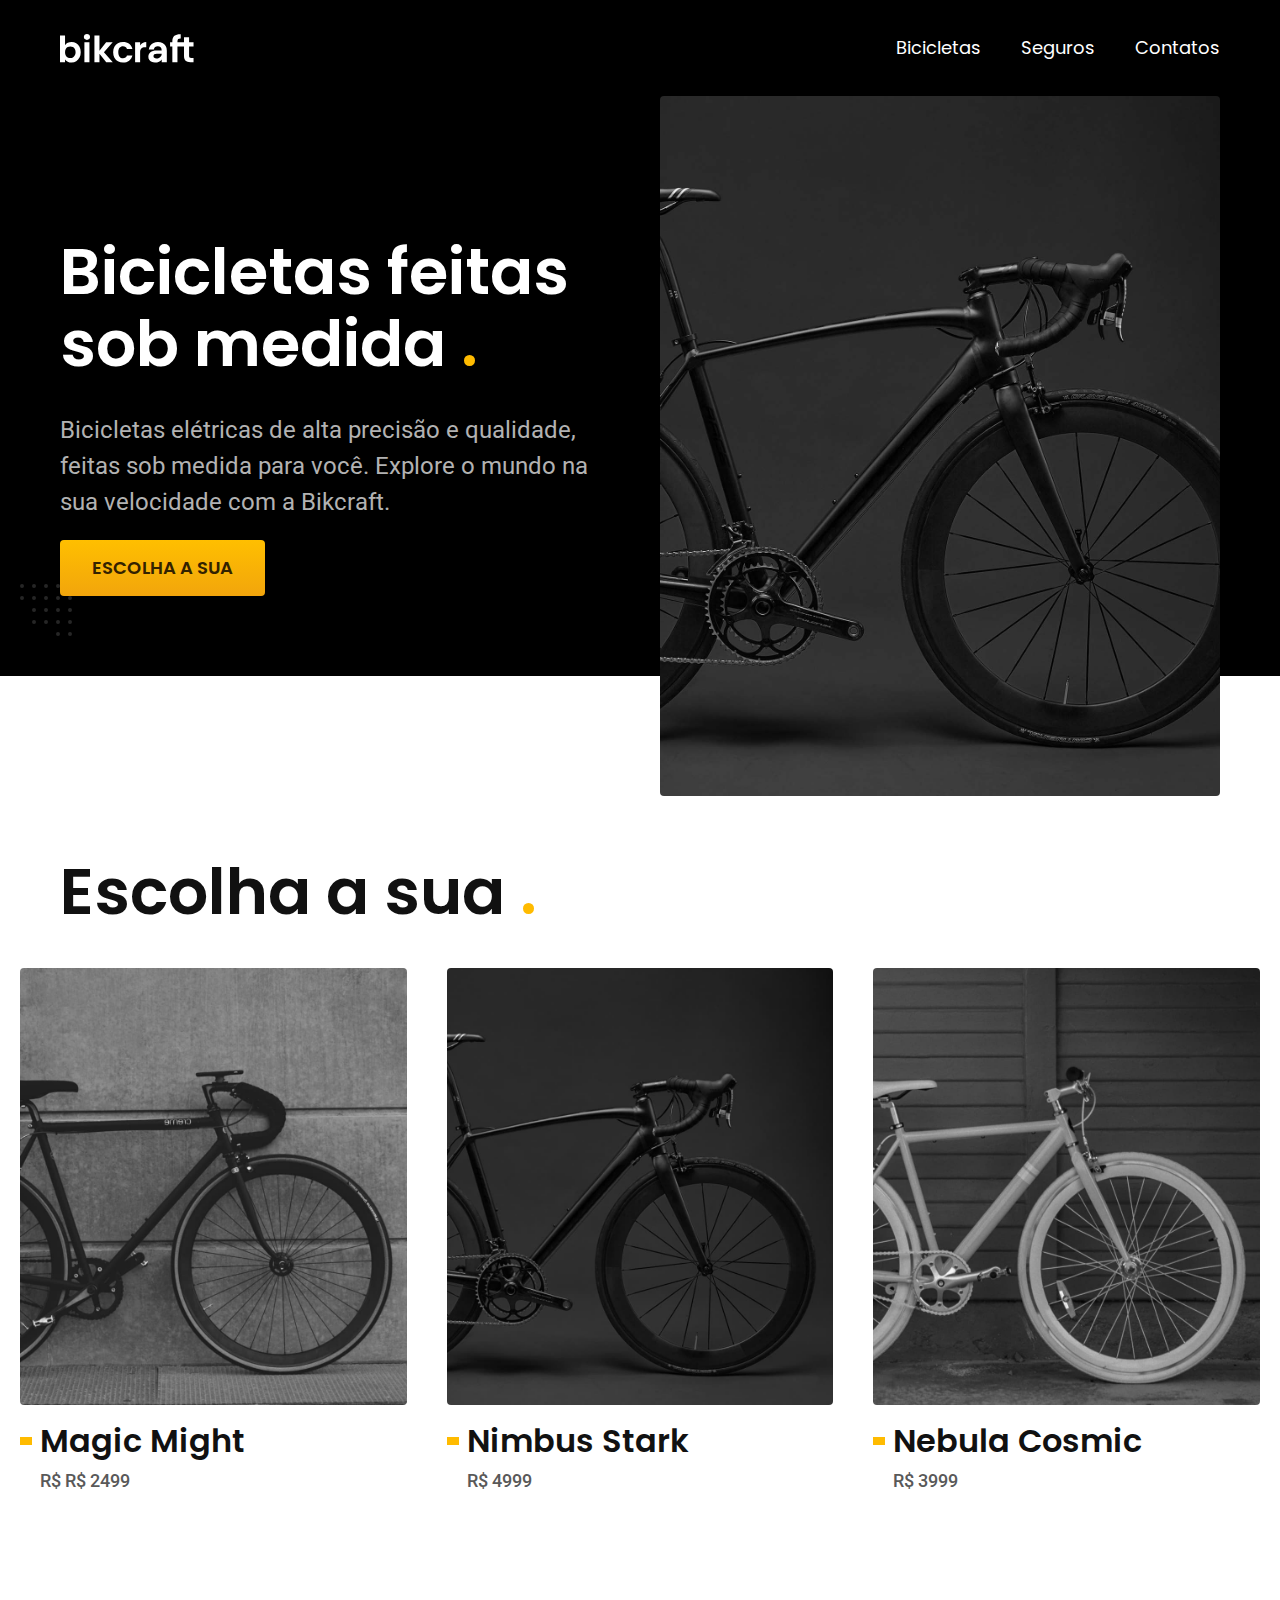
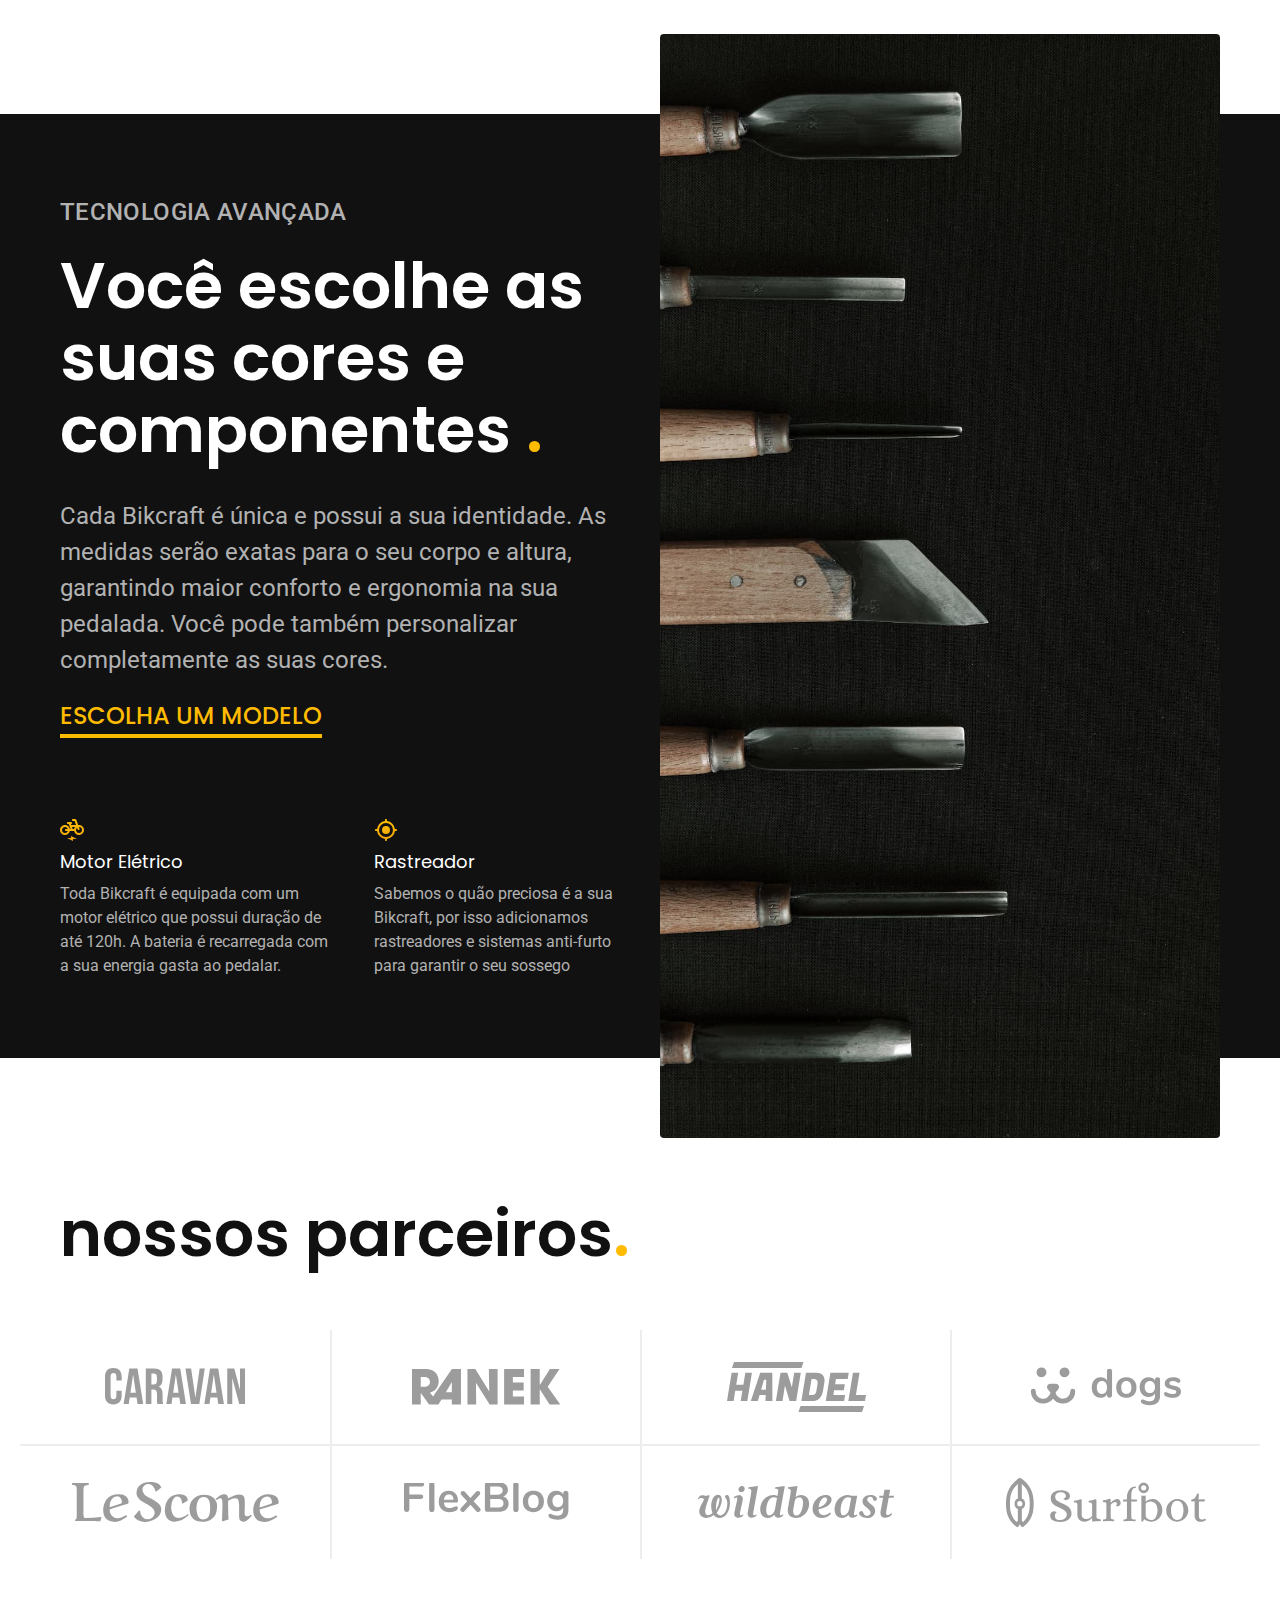
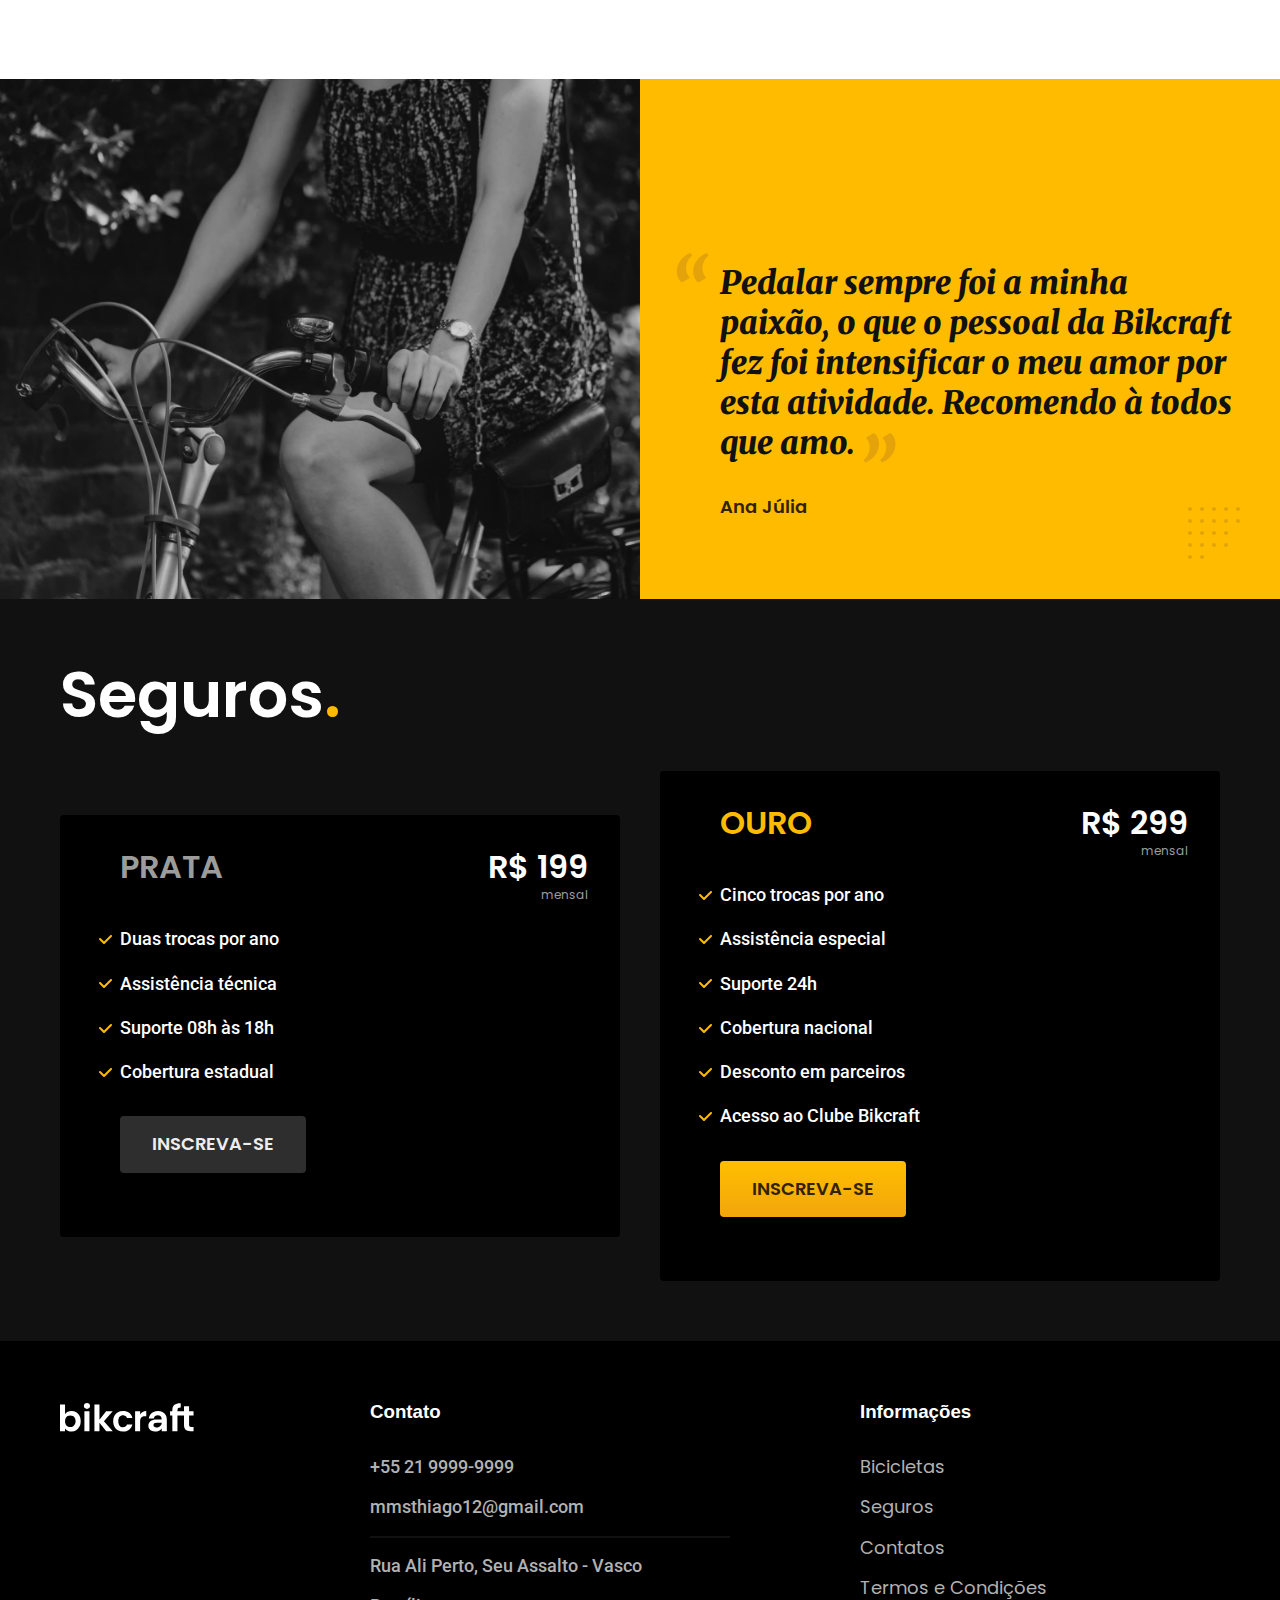
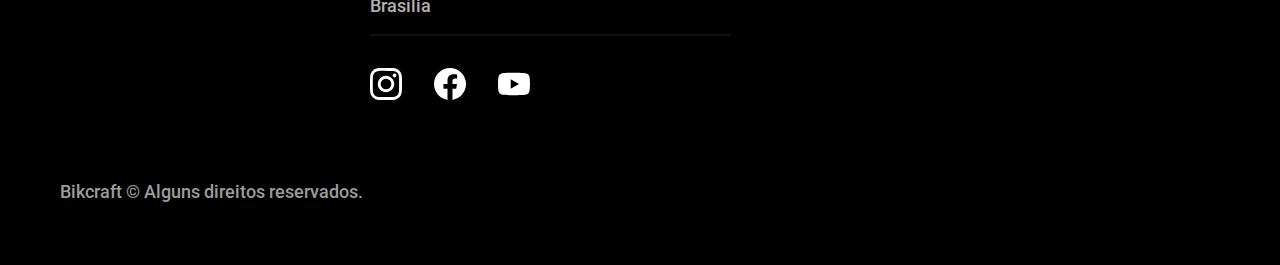
<file: index.html>
<!DOCTYPE html>

<!DOCTYPE html>
<html lang="en">

<head>
  <meta charset="UTF-8">
  <meta name="viewport" content="width=device-width, initial-scale=1.0">
  <title>Bickraft - Bicicletas Elétricas</title>
  <meta name="description" content="Bicicletas elétricas de alta precisão e qualidade, feitas sob medida para você. Explore o mundo na sua velocidade com a Bikcraft.">
  <link rel="stylesheet" href="./css/style.css">
  <link rel="preconnect" href="https://fonts.googleapis.com">
  <link rel="preconnect" href="https://fonts.gstatic.com" crossorigin>
  <link rel="preconnect" href="https://fonts.googleapis.com">
  <link rel="preconnect" href="https://fonts.gstatic.com" crossorigin>
  <link href="https://fonts.googleapis.com/css2?family=Merriweather:ital,wght@1,900&family=Poppins:wght@400;600&family=Roboto:wght@400;500&display=swap" rel="stylesheet" </head>

<body>
  <header class="header-bg">
    <div class="header container">
      <a href="./"><img src="./img/bikcraft.svg" alt="Bikcraft"></a>
      <nav arial-label="primaria">
        <ul class="header-menu font-1-m cor-0">
          <li><a href="./bicicletas.html">Bicicletas</a></li>
          <li><a href="./seguros.html">Seguros</a></li>
          <li><a href="./contato.html">Contatos</a></li>
        </ul>
    </div>
  </header>

  <main class="introducao-bg">
    <div class="introducao container">
      <div class="introducao-conteudo">
        <h1 class="font-1-xxl cor-0">Bicicletas feitas sob medida <span class="cor-p1">.</span></h1>
        <p class="font-2-l cor-5">Bicicletas elétricas de alta precisão e qualidade, feitas sob medida para você. Explore o mundo na sua velocidade com a Bikcraft.</p>
        <a class="botao" href="./bicicletas.html">Escolha a sua </a>
      </div>
      <div>
        <img src="./img/fotos/introducao.jpg" alt="Bicicleta elétrica preta.">
      </div>
    </div>

  </main>

  <article class="bicicletas-lista">
    <h2 class=" container font-1-xxl">Escolha a sua <span class="cor-p1">.</span></h2>

    <ul>
      <li>
        <a href="./bicicletas/nimbus.html">
          <img src="./img/bicicletas/magic-home.jpg" alt="Bicicleta preta">
          <h3 class="font-1-xl">Magic Might</h3>
          <span class="font-2-m cor-8">R$ R$ 2499</span>
        </a>
      </li>

      <li>
        <a href="./bicicletas/nimbus.html">
          <img src="./img/bicicletas/nimbus-home.jpg" alt="Bicicleta preta">
          <h3 class="font-1-xl">Nimbus Stark</h3>
          <span class="font-2-m cor-8">R$ 4999</span>
        </a>
      </li>

      <li>
        <a href="./bicicletas/nebula.html">
          <img src="./img/bicicletas/nebula-home.jpg" alt="Bicicleta preta">
          <h3 class="font-1-xl">Nebula Cosmic</h3>
          <span class="font-2-m cor-8">R$ 3999</span>
        </a>
      </li>
    </ul>
  </article>

  <article class="tecnologia-bg">
    <div class="tecnologia container">
      <div class="tecnologia-conteudo">
        <span class="font-2-l-b cor-5">Tecnologia Avançada</span>
        <h2 class="font-1-xxl cor-0">Você escolhe as suas cores e componentes <span class="cor-p1">.</span></h2>
        <p class="font-2-l cor-5">Cada Bikcraft é única e possui a sua identidade. As medidas serão exatas para o seu corpo e altura, garantindo maior conforto e ergonomia na sua pedalada. Você pode também personalizar completamente as suas cores.</p>
        <a class="link" href="./bicicletas.html">Escolha um modelo</a>
        <div class="tecnologia-vantagens">
          <div>
            <img src="./img/icones/eletrica.svg" alt="">
            <h3 class="font-1-m cor-0">Motor Elétrico</h3>
            <p class="font-2-s cor-5">Toda Bikcraft é equipada com um motor elétrico que possui duração de até 120h. A bateria é recarregada com a sua energia gasta ao pedalar.</p>
          </div>
          <div>
            <img src="./img/icones/rastreador.svg" alt="">
            <h3 class="font-1-m cor-0">Rastreador</h3>
            <p class="font-2-s cor-5">Sabemos o quão preciosa é a sua Bikcraft, por isso adicionamos rastreadores e sistemas anti-furto para garantir o seu sossego</p>
          </div>
        </div>


      </div>

      <div class="tecnologia-imagem">
        <img src="./img/fotos/tecnologia.jpg" alt="">
      </div>
    </div>
  </article>

  <section class="parceiros" aria-label="Nossos Parceiros">
    <h2 class=" container font-1-xxl">nossos parceiros<span class="cor-p1">.</span></h2>
    <ul>
      <li><img src="./img/parceiros/caravan.svg" alt="caravan"></li>
      <li><img src="./img/parceiros/ranek.svg" alt="ranekd"></li>
      <li><img src="./img/parceiros/handel.svg" alt="handel"></li>
      <li><img src="./img/parceiros/dogs.svg" alt="dogs"></li>
      <li><img src="./img/parceiros/lescone.svg" alt="lescone"></li>
      <li><img src="./img/parceiros/flexblog.svg" alt="flexblog"></li>
      <li><img src="./img/parceiros/wildbeast.svg" alt="wildbeast.svg"></li>
      <li><img src="./img/parceiros/surfbot.svg" alt="surfbot.svg"></li>
    </ul>
  </section>

  <section class="depoimento" aria-label="Depoimento">
    <div>
      <img src="./img/fotos/depoimento.jpg" alt="Pessoa pealando uma bicicleta Bikcraf">
    </div>
    <div class="depoimento-conteudo">
      <blockquote class="font-1-xl" cor-p5>
        <p>Pedalar sempre foi a minha paixão, o que o pessoal da Bikcraft fez foi intensificar o meu amor por esta atividade. Recomendo à todos que amo.</p>
      </blockquote>
      <span class="font-1-m-b cor-p5">Ana Júlia</span>
    </div>
  </section>

  <article class="seguros-bg">
    <div class="seguros container">
      <h2 class=" font-1-xxl cor-0">Seguros<span class="cor-p1">.</span></h2>
      <div class="seguros-item">
        <h3 class="font-1-xl cor-6">PRATA</h3>
        <span class="font-1-xl cor-0">R$ 199 <span class="font-1-xs cor-6">mensal</span></span>
        <ul class="font-2-m cor-0">
          <li>Duas trocas por ano</li>
          <li>Assistência técnica</li>
          <li>Suporte 08h às 18h</li>
          <li>Cobertura estadual</li>
        </ul>
        <a class="botao secundario" href="./orcamento.html">Inscreva-se</a>
      </div>

      <div class="seguros-item">
        <h3 class="font-1-xl cor-p1">OURO</h3>
        <span class="font-1-xl cor-0">R$ 299 <span class="font-1-xs cor-6">mensal</span></span>
        <ul class="font-2-m cor-0">
          <li>Cinco trocas por ano</li>
          <li>Assistência especial</li>
          <li>Suporte 24h</li>
          <li>Cobertura nacional</li>
          <li>Desconto em parceiros</li>
          <li>Acesso ao Clube Bikcraft</li>
        </ul>
        <a class="botao" href="./orcamento.html">Inscreva-se</a>
      </div>
    </div>
  </article>

  <footer class="footer-bg">
    <div class="footer container">
      <img src="./img/bikcraft.svg" alt="Bikcraft">
      <div class="footer-contato">
        <h3 class="font 2-l-b cor-0"> Contato </h3>
        <ul class="font-2-m cor-5">
          <li><a href="tel:+552199999999">+55 21 9999-9999</a></li>
          <li><a href="mailto:mmsthiago12@gmail.com">mmsthiago12@gmail.com</a></li>
          <li>Rua Ali Perto, Seu Assalto - Vasco</li>
          <li>Brasília</li>
        </ul>

        <div class="footer-redes">
          <a href="">
            <img src="img/redes/instagram.svg" alt="Instagram">
          </a>
          <a href="">
            <img src="img/redes/facebook.svg" alt="Facebook">
          </a>
          <a href="">
            <img src="img/redes/youtube.svg" alt="Youtube">
          </a>
        </div>
      </div>
      <div class="footer-informacoes">
        <h3 class="font 2-l-b cor-0">Informações</h3>
        <nav>
          <ul class="font-1-m cor-5">
            <li><a href="./bicicletas.html">Bicicletas</a></li>
            <li><a href="./seguros.html">Seguros</a></li>
            <li><a href="./contato.html">Contatos</a></li>
            <li><a href="./termos.html">Termos e Condições</a></li>
          </ul>
        </nav>
      </div>
      <p class="footer-copy font-2-m cor-6">Bikcraft © Alguns direitos reservados.</p>

    </div>

  </footer>


</body>

</html>
</file>
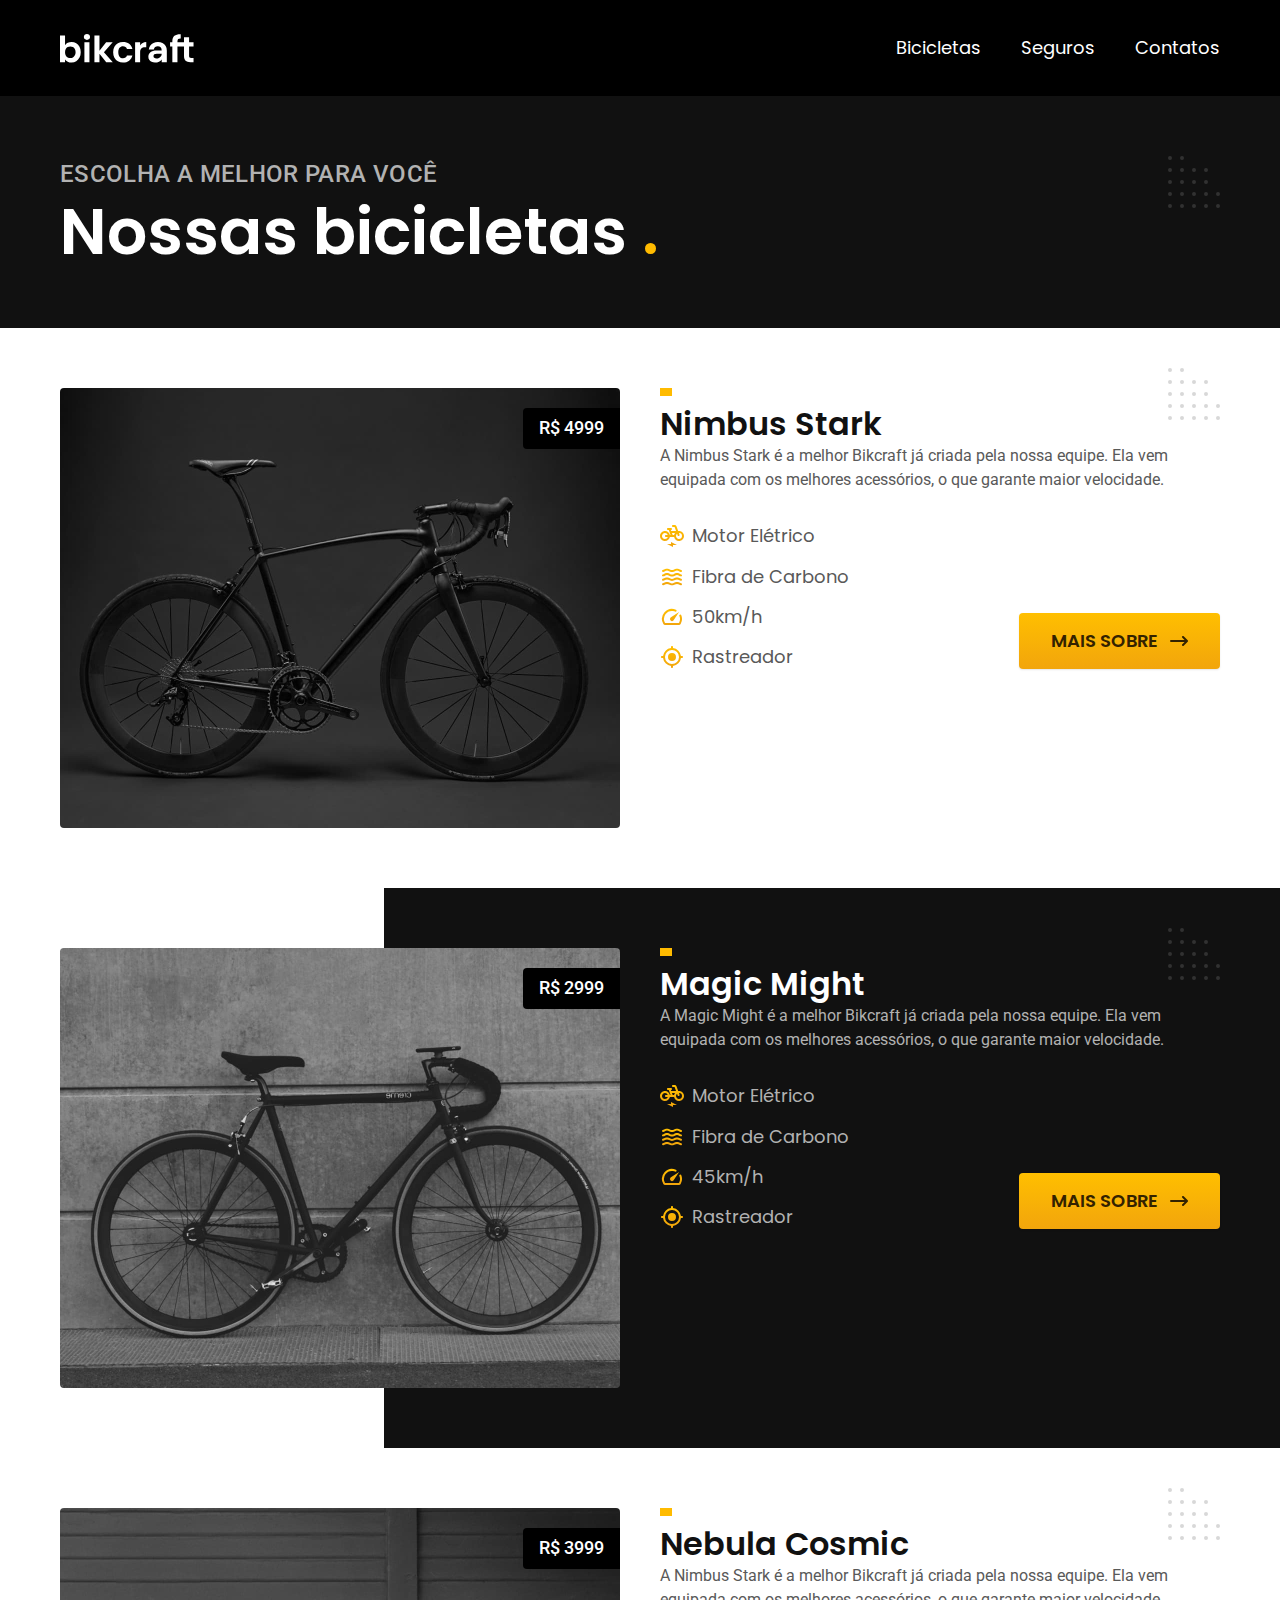
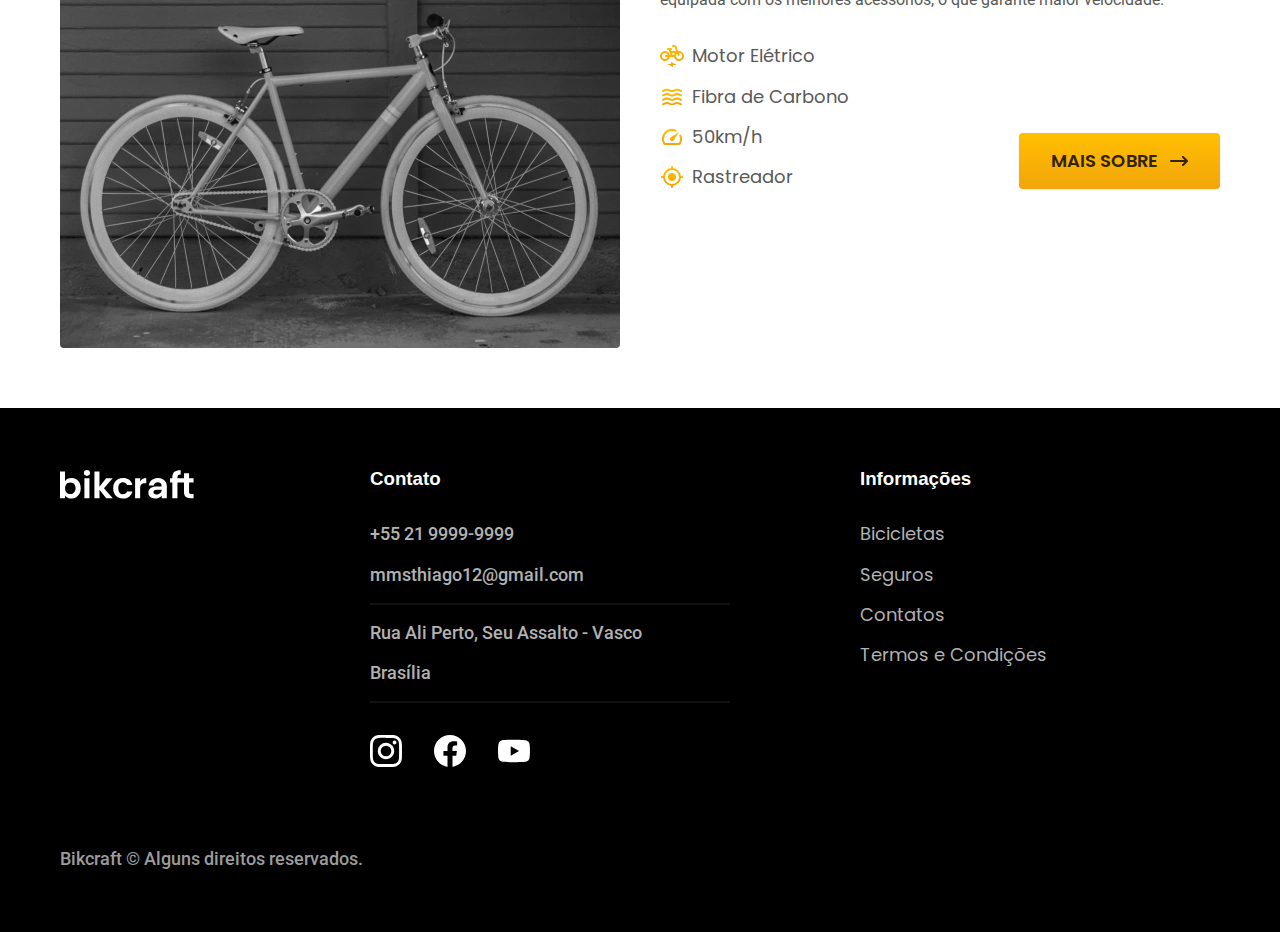
<file: bicicletas.html>
<!DOCTYPE html>

<!DOCTYPE html>
<html lang="en">

<head>
  <meta charset="UTF-8">
  <meta name="viewport" content="width=device-width, initial-scale=1.0">
  <title>Bicicletas / Bikcraft</title>
  <meta name="description" content="Termos e Condições">
  <link rel="stylesheet" href="./css/style.css">
  <link rel="preconnect" href="https://fonts.googleapis.com">
  <link rel="preconnect" href="https://fonts.gstatic.com" crossorigin>
  <link rel="preconnect" href="https://fonts.googleapis.com">
  <link rel="preconnect" href="https://fonts.gstatic.com" crossorigin>
  <link href="https://fonts.googleapis.com/css2?family=Merriweather:ital,wght@1,900&family=Poppins:wght@400;600&family=Roboto:wght@400;500&display=swap" rel="stylesheet" </head>

<body id="bicicletas">
  <header class="header-bg">
    <div class="header container">
      <a href="./"><img src="./img/bikcraft.svg" alt="Bikcraft"></a>
      <nav arial-label="primaria">
        <ul class="header-menu font-1-m cor-0">
          <li><a href="./bicicletas.html">Bicicletas</a></li>
          <li><a href="./seguros.html">Seguros</a></li>
          <li><a href="./contato.html">Contatos</a></li>
        </ul>
    </div>
  </header>

  <main>
    <div class="titulo-bg">
      <div class="titulo container">
        <p class="font-2-l-b cor-5">Escolha a melhor para você</p>
        <h1 class="font-1-xxl cor-0">Nossas bicicletas <span class="cor-p1">.</span></h1>
      </div>
    </div>
    <div class="bicicletas container">
      <div class="bicicletas-imagem">
        <img src="./img/bicicleta/nimbus1.jpg" alt="Bicicleta preta">
        <span class="font-2-m cor-0">R$ 4999</span>
      </div>
      <div class="bicicletas-conteudo">
        <h2 class="font-1-xl">Nimbus Stark</h2>
        <p class="font-2-s cor-8">A Nimbus Stark é a melhor Bikcraft já criada pela nossa equipe. Ela vem equipada com os melhores acessórios, o que garante maior velocidade.</p>
        <ul class="font-1-m cor-8">
          <li>
            <img src="img/icones/eletrica.svg" alt="">
            Motor Elétrico
          </li>
          <li>
            <img src="img/icones/carbono.svg" alt="">
            Fibra de Carbono
          </li>
          <li>
            <img src="img/icones/velocidade.svg" alt="">
            50km/h
          </li>
          <li>
            <img src="img/icones/rastreador.svg" alt="">
            Rastreador
          </li>
        </ul>
        <a class="botao seta" href="./bicicletas/nimbus.html">Mais Sobre</a>
      </div>

    </div>
    <div class="bicicletas-bg">
      <div class="bicicletas container">
        <div class="bicicletas-imagem">
          <img src="./img/bicicleta/nimbus2.jpg" alt="Bicicleta preta">
          <span class="font-2-m cor-0">R$ 2999</span>
        </div>
        <div class="bicicletas-conteudo">
          <h2 class="font-1-xl cor-0">Magic Might</h2>
          <p class="font-2-s cor-5">A Magic Might é a melhor Bikcraft já criada pela nossa equipe. Ela vem equipada com os melhores acessórios, o que garante maior velocidade.</p>
          <ul class="font-1-m cor-5">
            <li>
              <img src="img/icones/eletrica.svg" alt="">
              Motor Elétrico
            </li>
            <li>
              <img src="img/icones/carbono.svg" alt="">
              Fibra de Carbono
            </li>
            <li>
              <img src="img/icones/velocidade.svg" alt="">
              45km/h
            </li>
            <li>
              <img src="img/icones/rastreador.svg" alt="">
              Rastreador
            </li>
          </ul>
          <a class="botao seta" href="./bicicletas/magic.html">Mais Sobre</a>
        </div>

      </div>
    </div>

    <div class="bicicletas container">
      <div class="bicicletas-imagem">
        <img src="./img/bicicleta/nimbus3.jpg" alt="Bicicleta preta">
        <span class="font-2-m cor-0">R$ 3999</span>
      </div>
      <div class="bicicletas-conteudo">
        <h2 class="font-1-xl">Nebula Cosmic</h2>
        <p class="font-2-s cor-8">A Nimbus Stark é a melhor Bikcraft já criada pela nossa equipe. Ela vem equipada com os melhores acessórios, o que garante maior velocidade.</p>
        <ul class="font-1-m cor-8">
          <li>
            <img src="img/icones/eletrica.svg" alt="">
            Motor Elétrico
          </li>
          <li>
            <img src="img/icones/carbono.svg" alt="">
            Fibra de Carbono
          </li>
          <li>
            <img src="img/icones/velocidade.svg" alt="">
            50km/h
          </li>
          <li>
            <img src="img/icones/rastreador.svg" alt="">
            Rastreador
          </li>
        </ul>
        <a class="botao seta" href="./bicicletas/nebula.html">Mais Sobre</a>
      </div>

    </div>
  </main>

  <footer class="footer-bg">
    <div class="footer container">
      <img src="./img/bikcraft.svg" alt="Bikcraft">
      <div class="footer-contato">
        <h3 class="font 2-l-b cor-0"> Contato </h3>
        <ul class="font-2-m cor-5">
          <li><a href="tel:+552199999999">+55 21 9999-9999</a></li>
          <li><a href="mailto:mmsthiago12@gmail.com">mmsthiago12@gmail.com</a></li>
          <li>Rua Ali Perto, Seu Assalto - Vasco</li>
          <li>Brasília</li>
        </ul>

        <div class="footer-redes">
          <a href="">
            <img src="img/redes/instagram.svg" alt="Instagram">
          </a>
          <a href="">
            <img src="img/redes/facebook.svg" alt="Facebook">
          </a>
          <a href="">
            <img src="img/redes/youtube.svg" alt="Youtube">
          </a>
        </div>
      </div>
      <div class="footer-informacoes">
        <h3 class="font 2-l-b cor-0">Informações</h3>
        <nav>
          <ul class="font-1-m cor-5">
            <li><a href="./bicicletas.html">Bicicletas</a></li>
            <li><a href="./seguros.html">Seguros</a></li>
            <li><a href="./contato.html">Contatos</a></li>
            <li><a href="./termos.html">Termos e Condições</a></li>
          </ul>
        </nav>
      </div>
      <p class="footer-copy font-2-m cor-6">Bikcraft © Alguns direitos reservados.</p>

    </div>

  </footer>


</body>

</html>
</file>
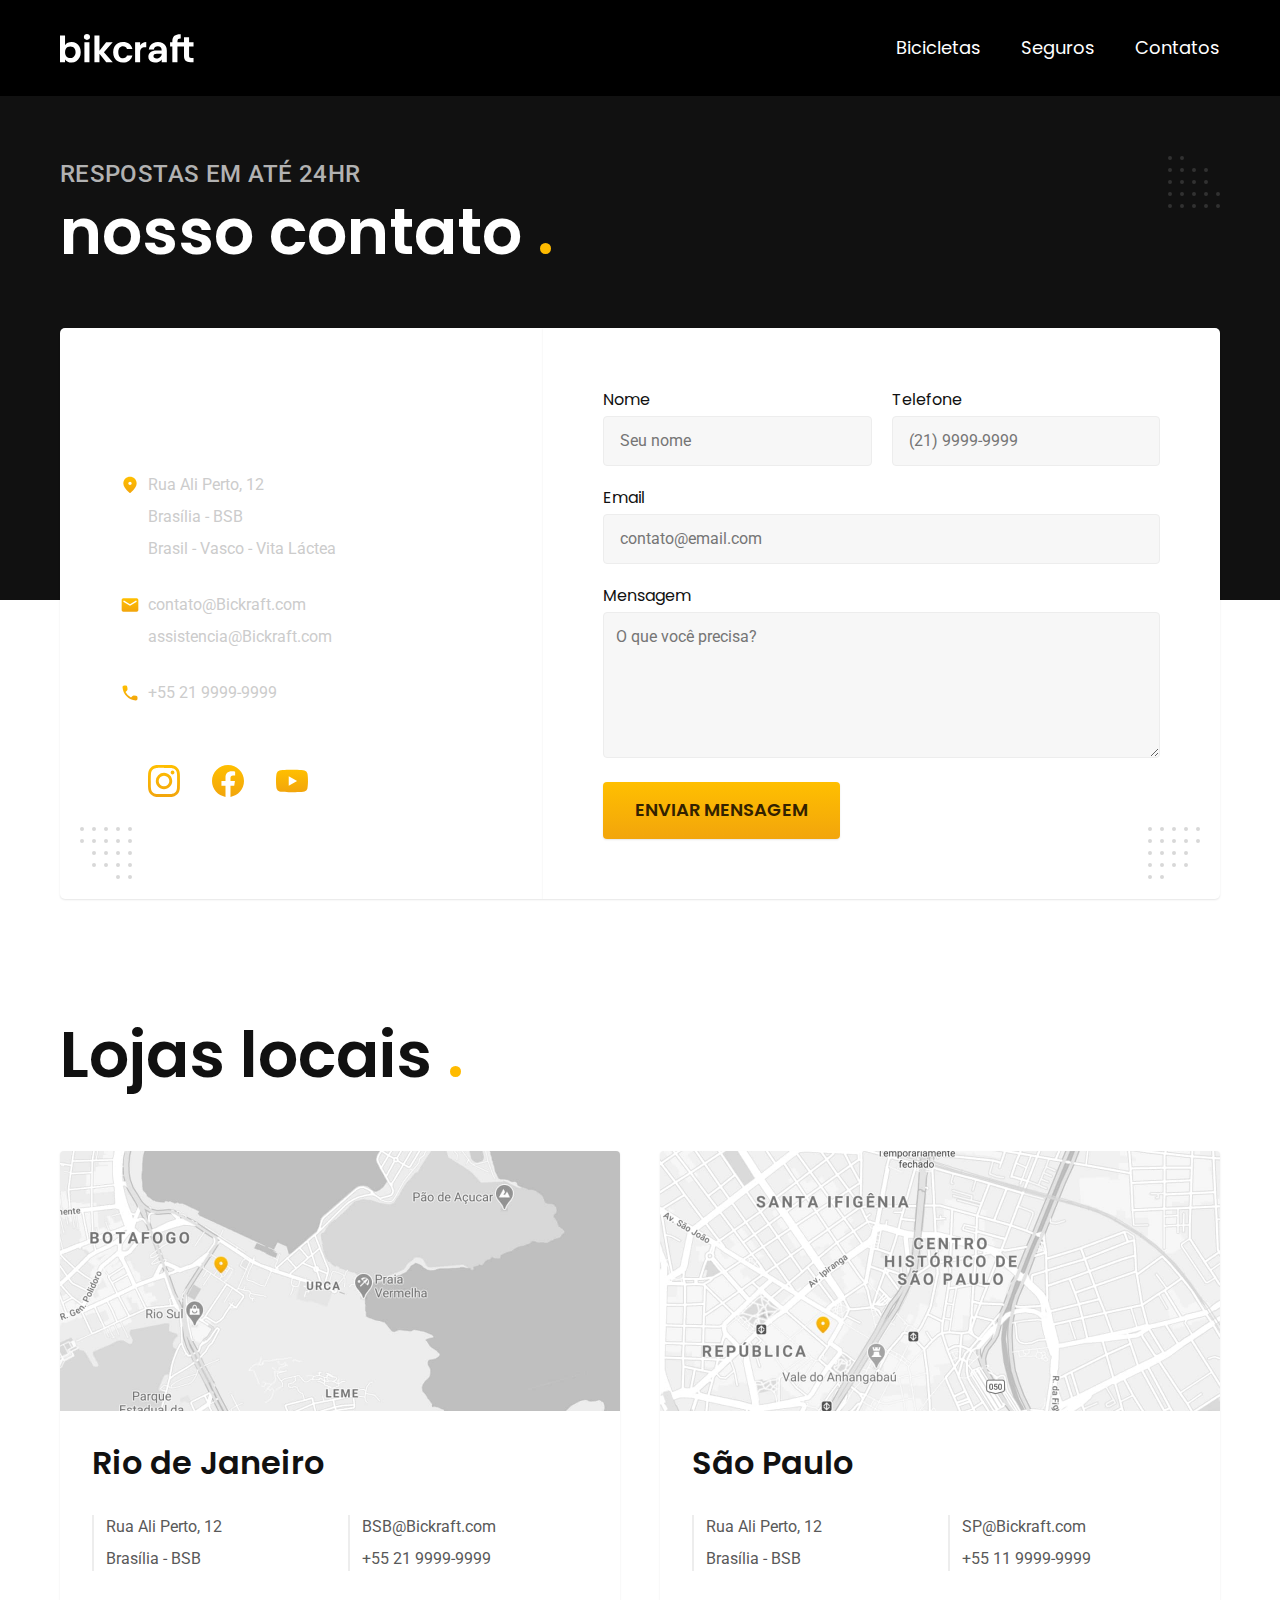
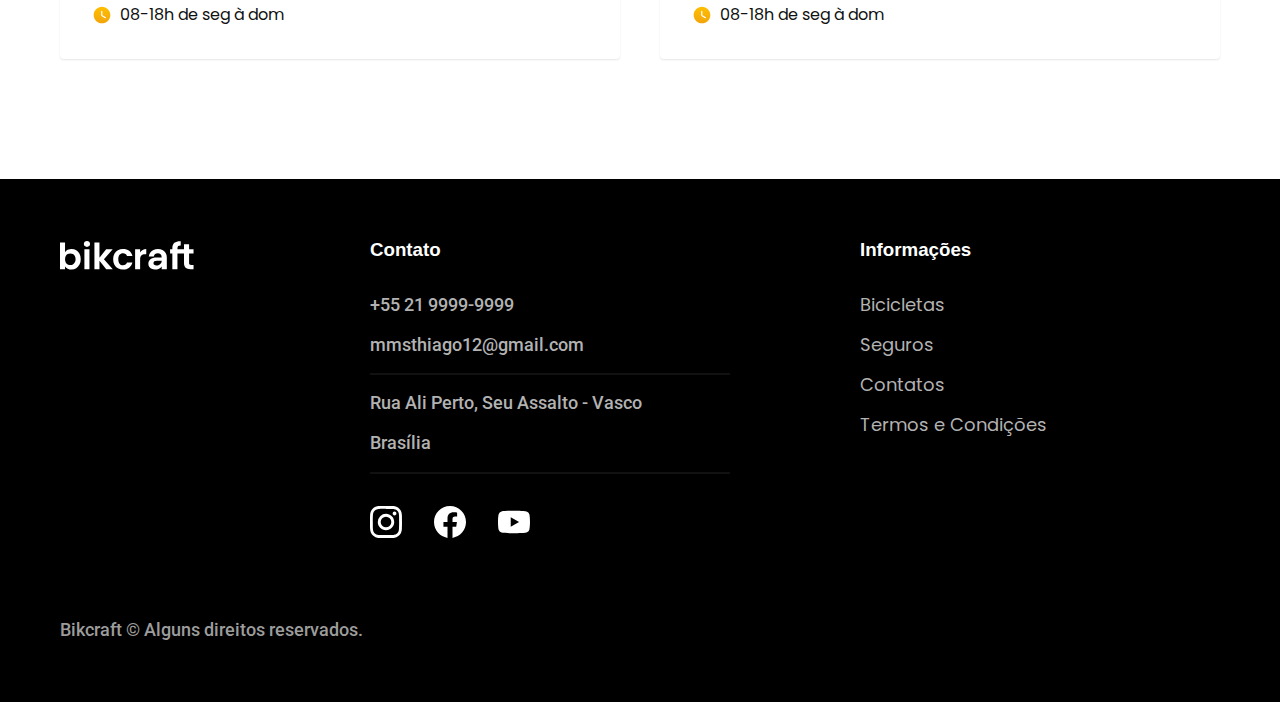
<file: contato.html>
<!DOCTYPE html>

<!DOCTYPE html>
<html lang="en">

<head>
  <meta charset="UTF-8">
  <meta name="viewport" content="width=device-width, initial-scale=1.0">
  <title>Contato / Bikcraft</title>
  <meta name="description" content="Termos e Condições">
  <link rel="stylesheet" href="./css/style.css">
  <link rel="preconnect" href="https://fonts.googleapis.com">
  <link rel="preconnect" href="https://fonts.gstatic.com" crossorigin>
  <link rel="preconnect" href="https://fonts.googleapis.com">
  <link rel="preconnect" href="https://fonts.gstatic.com" crossorigin>
  <link href="https://fonts.googleapis.com/css2?family=Merriweather:ital,wght@1,900&family=Poppins:wght@400;600&family=Roboto:wght@400;500&display=swap" rel="stylesheet" </head>

<body id="contato">
  <header class="header-bg">
    <div class="header container">
      <a href="./"><img src="./img/bikcraft.svg" alt="Bikcraft"></a>
      <nav arial-label="primaria">
        <ul class="header-menu font-1-m cor-0">
          <li><a href="./bicicletas.html">Bicicletas</a></li>
          <li><a href="./seguros.html">Seguros</a></li>
          <li><a href="./contato.html">Contatos</a></li>
        </ul>
    </div>
  </header>

  <main>
    <div class="titulo-bg">
      <div class="titulo container">
        <p class="font-2-l-b cor-5">Respostas em até 24hr</p>
        <h1 class="font-1-xxl cor-0">nosso contato <span class="cor-p1">.</span></h1>
      </div>
    </div>

    <div class="contato container">
      <section class="contato-dados" aria-label="Endereço">
        <h2 class="font-1-m cor-0">Loja Online</h2>
        <div class="contato-endereco font-2-s cor-4">
          <p>Rua Ali Perto, 12</p>
          <p>Brasília - BSB</p>
          <p>Brasil - Vasco - Vita Láctea</p>
        </div>
        <address class="contato-meios font-2-s cor-4">
          <a href="mailto:contato@Bickraft.com">contato@Bickraft.com</a>
          <a href="mailto:assistencia@Bickraft.com">assistencia@Bickraft.com</a>
          <a href="tel:+552199999999">+55 21 9999-9999</a>
        </address>
        <div class="contato-redes">
          <a href="">
            <img src="img/redes/instagram-p.svg" alt="Instagram">
          </a>
          <a href="">
            <img src="img/redes/facebook-p.svg" alt="Facebook">
          </a>
          <a href="">
            <img src="img/redes/youtube-p.svg" alt="Youtube">
          </a>
        </div>
      </section>
      <section class="contato-formulario" aria-label="Formulário">
        <form class="form" action="./contato.html">
          <div>
            <label for="nome">Nome</label>
            <input type="text" id="nome" name="nome" placeholder=" Seu nome">
          </div>
          <div>
            <label for="telefone">Telefone</label>
            <input type="text" id="telefone" name="telefone" placeholder=" (21) 9999-9999">
          </div>

          <div class="col-2">
            <label for="email">Email</label>
            <input type="email" id="email" name="email" placeholder=" contato@email.com">
          </div>

          <div class="col-2">
            <label for="mensagem">Mensagem</label>
            <textarea rows="5" id="mensagem" name="mensagem" placeholder="O que você precisa?"></textarea>
          </div>

          <button class="botao col-2">Enviar Mensagem</button>



        </form>
      </section>
    </div>
  </main>

  <article class="lojas container">
    <h2 class="font-1-xxl">Lojas locais <span class="cor-p1">.</span></h2>
    <div class="lojas-item">
      <img src="./img/lojas/rj.jpg" alt="Mapa marcando o endereço Ali Perto, 12 - Brasília - BSB">
      <div class="lojas-conteudo">
        <h3 class="font-1-xl">Rio de Janeiro </h3>
        <div class="lojas-dados font-2-s cor-8">
          <p>Rua Ali Perto, 12</p>
          <p>Brasília - BSB</p>
        </div>

        <div class="lojas-dados font-2-s cor-8">
          <a href="mailto:rj@Bickraft.com">BSB@Bickraft.com</a>
          <a href="tel:+552199999999">+55 21 9999-9999</a>
        </div>
        <p class="lojas-tempo font-1-s"> <img src="./img/icones/horario.svg" alt=""> 08-18h de seg à dom</p>
      </div>
    </div>

    <div class="lojas-item">
      <img src="./img/lojas/sp.jpg" alt="Mapa marcando o endereço Ali Perto, 12 - São Paulo - SP">
      <div class="lojas-conteudo">
        <h3 class="font-1-xl">São Paulo </h3>
        <div class="lojas-dados font-2-s cor-8">
          <p>Rua Ali Perto, 12</p>
          <p>Brasília - BSB</p>
        </div>

        <div class="lojas-dados font-2-s cor-8">
          <a href="mailto:sp@Bickraft.com">SP@Bickraft.com</a>
          <a href="tel:+551199999999">+55 11 9999-9999</a>
        </div>
        <p class="lojas-tempo font-1-s"> <img src="./img/icones/horario.svg" alt=""> 08-18h de seg à dom</p>
      </div>
    </div>
  </article>

  <footer class="footer-bg">
    <div class="footer container">
      <img src="./img/bikcraft.svg" alt="Bikcraft">
      <div class="footer-contato">
        <h3 class="font 2-l-b cor-0"> Contato </h3>
        <ul class="font-2-m cor-5">
          <li><a href="tel:+552199999999">+55 21 9999-9999</a></li>
          <li><a href="mailto:mmsthiago12@gmail.com">mmsthiago12@gmail.com</a></li>
          <li>Rua Ali Perto, Seu Assalto - Vasco</li>
          <li>Brasília</li>
        </ul>

        <div class="footer-redes">
          <a href="">
            <img src="img/redes/instagram.svg" alt="Instagram">
          </a>
          <a href="">
            <img src="img/redes/facebook.svg" alt="Facebook">
          </a>
          <a href="">
            <img src="img/redes/youtube.svg" alt="Youtube">
          </a>
        </div>
      </div>
      <div class="footer-informacoes">
        <h3 class="font 2-l-b cor-0">Informações</h3>
        <nav>
          <ul class="font-1-m cor-5">
            <li><a href="./bicicletas.html">Bicicletas</a></li>
            <li><a href="./seguros.html">Seguros</a></li>
            <li><a href="./contato.html">Contatos</a></li>
            <li><a href="./termos.html">Termos e Condições</a></li>
          </ul>
        </nav>
      </div>
      <p class="footer-copy font-2-m cor-6">Bikcraft © Alguns direitos reservados.</p>

    </div>

  </footer>


</body>

</html>
</file>
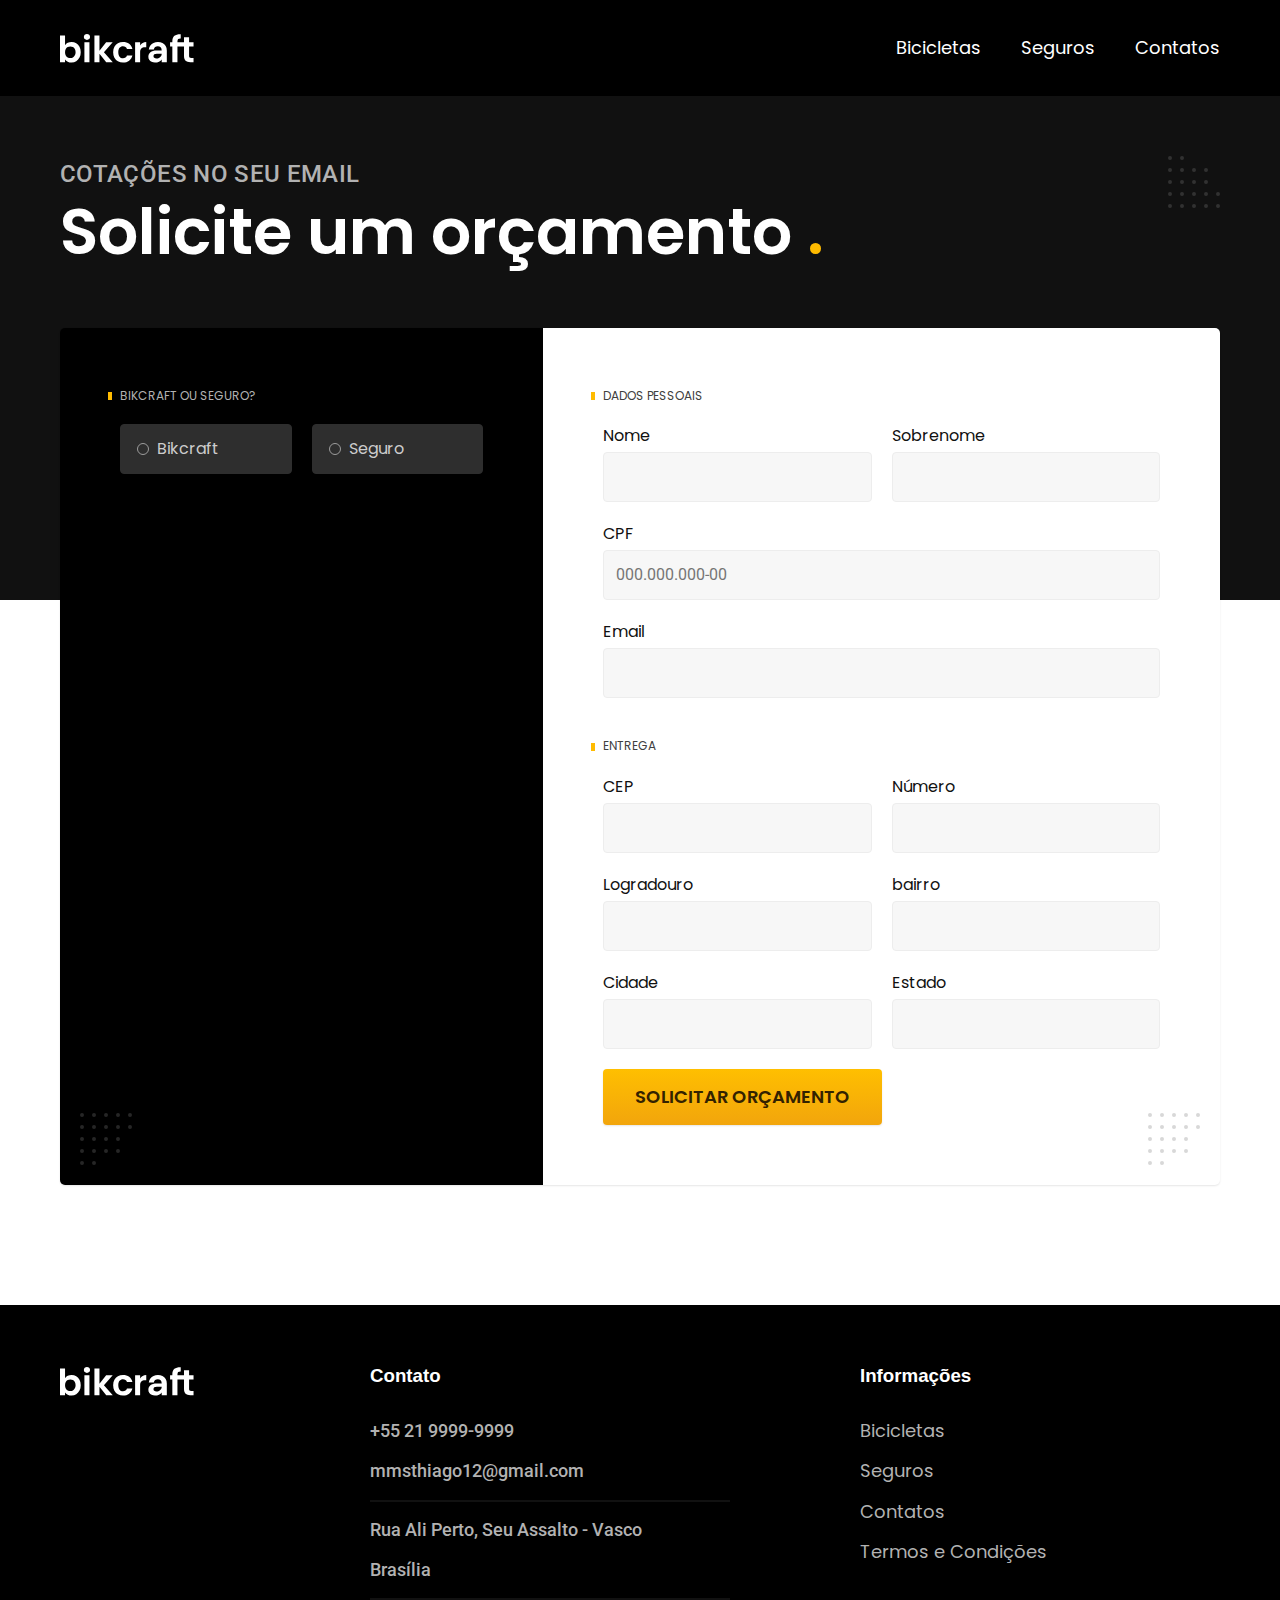
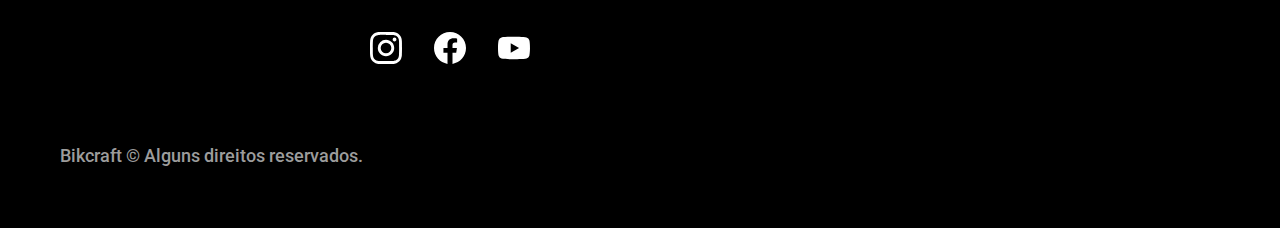
<file: orcamento.html>
<!DOCTYPE html>

<!DOCTYPE html>
<html lang="en">

<head>
  <meta charset="UTF-8">
  <meta name="viewport" content="width=device-width, initial-scale=1.0">
  <title>Orçamento/ Bikcraft</title>
  <meta name="description" content="Termos e Condições">
  <link rel="stylesheet" href="./css/style.css">
  <link rel="preconnect" href="https://fonts.googleapis.com">
  <link rel="preconnect" href="https://fonts.gstatic.com" crossorigin>
  <link rel="preconnect" href="https://fonts.googleapis.com">
  <link rel="preconnect" href="https://fonts.gstatic.com" crossorigin>
  <link href="https://fonts.googleapis.com/css2?family=Merriweather:ital,wght@1,900&family=Poppins:wght@400;600&family=Roboto:wght@400;500&display=swap" rel="stylesheet" </head>

<body id="orcamento">
  <header class="header-bg">
    <div class="header container">
      <a href="./"><img src="./img/bikcraft.svg" alt="Bikcraft"></a>
      <nav arial-label="primaria">
        <ul class="header-menu font-1-m cor-0">
          <li><a href="./bicicletas.html">Bicicletas</a></li>
          <li><a href="./seguros.html">Seguros</a></li>
          <li><a href="./contato.html">Contatos</a></li>
        </ul>
    </div>
  </header>

  <main>
    <div class="titulo-bg">
      <div class="titulo container">
        <p class="font-2-l-b cor-5">cotações no seu email</p>
        <h1 class="font-1-xxl cor-0">Solicite um orçamento <span class="cor-p1">.</span></h1>
      </div>
    </div>
    <form class="orcamento container" action="./">
      <div class="orcamento-produto">
        <h2 class="font-1-xs cor-5"> Bikcraft ou Seguro?</h2>

        <input type="radio" name="tipo" value="bikcraft" id="bikcraft">
        <label for="bikcraft">Bikcraft</label>

        <input type="radio" name="tipo" value="seguro" id="seguro">
        <label for="seguro">Seguro</label>

        <div class="orcamento-conteudo" id="orcamento-bikcraft">
          <h2 class="font-1-xs cor-5">Escolha a sua</h2>

          <input type="radio" name="produto" value="nimbus" id="nimbus">
          <label for="nimbus">Nimbus Stark <span>R$4999</span></label>

          <div class="orcamento-detalhes">
            <ul class="font-1-xs cor-8">
              <li><img src="./img/icones/eletrica.svg" alt="">Motor Elétrico </li>
              <li><img src="./img/icones/carbono.svg" alt="">Fibra de Carbono </li>
              <li><img src="./img/icones/velocidade.svg" alt="">50km/h </li>
              <li><img src="./img/icones/rastreador.svg" alt="">Rastreador </li>
            </ul>
            <img src="./img/bicicletas/nimbus.jpg" alt="Bicicleta Preta">
          </div>

          <input type="radio" name="produto" value="magic" id="magic">
          <label for="magic">Magic Might <span>R$2499</span></label>

          <div class="orcamento-detalhes">
            <ul class="font-1-xs cor-8">
              <li><img src="./img/icones/eletrica.svg" alt="">Motor Elétrico </li>
              <li><img src="./img/icones/carbono.svg" alt="">Fibra de Carbono </li>
              <li><img src="./img/icones/velocidade.svg" alt="">45km/h </li>
              <li><img src="./img/icones/rastreador.svg" alt="">Rastreador </li>
            </ul>
            <img src="./img/bicicletas/magic.jpg" alt="Bicicleta Preta">
          </div>

          <input type="radio" name="produto" value="nebula" id="nebula">
          <label for="nebula">Nebula Cosmic <span>R$3999</span></label>

          <div class="orcamento-detalhes">
            <ul class="font-1-xs cor-8">
              <li><img src="./img/icones/eletrica.svg" alt="">Motor Elétrico </li>
              <li><img src="./img/icones/carbono.svg" alt="">Fibra de Carbono </li>
              <li><img src="./img/icones/velocidade.svg" alt="">40km/h </li>
              <li><img src="./img/icones/rastreador.svg" alt="">Rastreador </li>
            </ul>
            <img src="./img/bicicletas/nebula.jpg" alt="Bicicleta Branca">
          </div>

        </div>
        <div class="orcamento-conteudo" id="orcamento-seguro">
          <h2 class="font-1-xs cor-5">Escolha o plano</h2>

          <input type="radio" name="produto" value="prata" id="prata">
          <label for="prata">Prata <span>R$199</span></label>

          <input type="radio" name="produto" value="ouro" id="ouro">
          <label for="ouro">Ouro <span>R299</span></label>
        </div>
      </div>

      <div class="orcamento-dados form">
        <h2 class="font-1-xs cor-9 col-2">Dados Pessoais</h2>
        <div>
          <label for="nome">Nome</label>
          <input type="text" id="nome" name="nome">
        </div>

        <div>
          <label for="sobrenome">Sobrenome</label>
          <input type="text" id="sobrenome" name="sobrenome">
        </div>

        <div class="col-2">
          <label for="cpf">CPF</label>
          <input type="text" id="cpf" name="cpf" placeholder="000.000.000-00">
        </div>

        <div class="col-2">
          <label for="email">Email</label>
          <input type="email" id="email" name="email">
        </div>

        <h2 class="font-1-xs cor-9 col-2">Entrega</h2>

        <div>
          <label for="cep">CEP</label>
          <input type="text" id="cep" name="cep">
        </div>


        <div>
          <label for="numero">Número</label>
          <input type="text" id="numero" name="numero">
        </div>


        <div>
          <label for="logradouro">Logradouro</label>
          <input type="text" id="logradouro" name="logradouro">
        </div>


        <div>
          <label for="bairro">bairro</label>
          <input type="text" id="bairro" name="bairro">
        </div>


        <div>
          <label for="cidade">Cidade</label>
          <input type="text" id="cidade" name="cidade">
        </div>

        <div>
          <label for="estado">Estado</label>
          <input type="text" id="estado" name="estado">
        </div>

        <button class="botao col-2">Solicitar Orçamento</button>

      </div>


    </form>
  </main>

  <footer class="footer-bg">
    <div class="footer container">
      <img src="./img/bikcraft.svg" alt="Bikcraft">
      <div class="footer-contato">
        <h3 class="font 2-l-b cor-0"> Contato </h3>
        <ul class="font-2-m cor-5">
          <li><a href="tel:+552199999999">+55 21 9999-9999</a></li>
          <li><a href="mailto:mmsthiago12@gmail.com">mmsthiago12@gmail.com</a></li>
          <li>Rua Ali Perto, Seu Assalto - Vasco</li>
          <li>Brasília</li>
        </ul>

        <div class="footer-redes">
          <a href="">
            <img src="img/redes/instagram.svg" alt="Instagram">
          </a>
          <a href="">
            <img src="img/redes/facebook.svg" alt="Facebook">
          </a>
          <a href="">
            <img src="img/redes/youtube.svg" alt="Youtube">
          </a>
        </div>
      </div>
      <div class="footer-informacoes">
        <h3 class="font 2-l-b cor-0">Informações</h3>
        <nav>
          <ul class="font-1-m cor-5">
            <li><a href="./bicicletas.html">Bicicletas</a></li>
            <li><a href="./seguros.html">Seguros</a></li>
            <li><a href="./contato.html">Contatos</a></li>
            <li><a href="./termos.html">Termos e Condições</a></li>
          </ul>
        </nav>
      </div>
      <p class="footer-copy font-2-m cor-6">Bikcraft © Alguns direitos reservados.</p>

    </div>

  </footer>


</body>

</html>
</file>
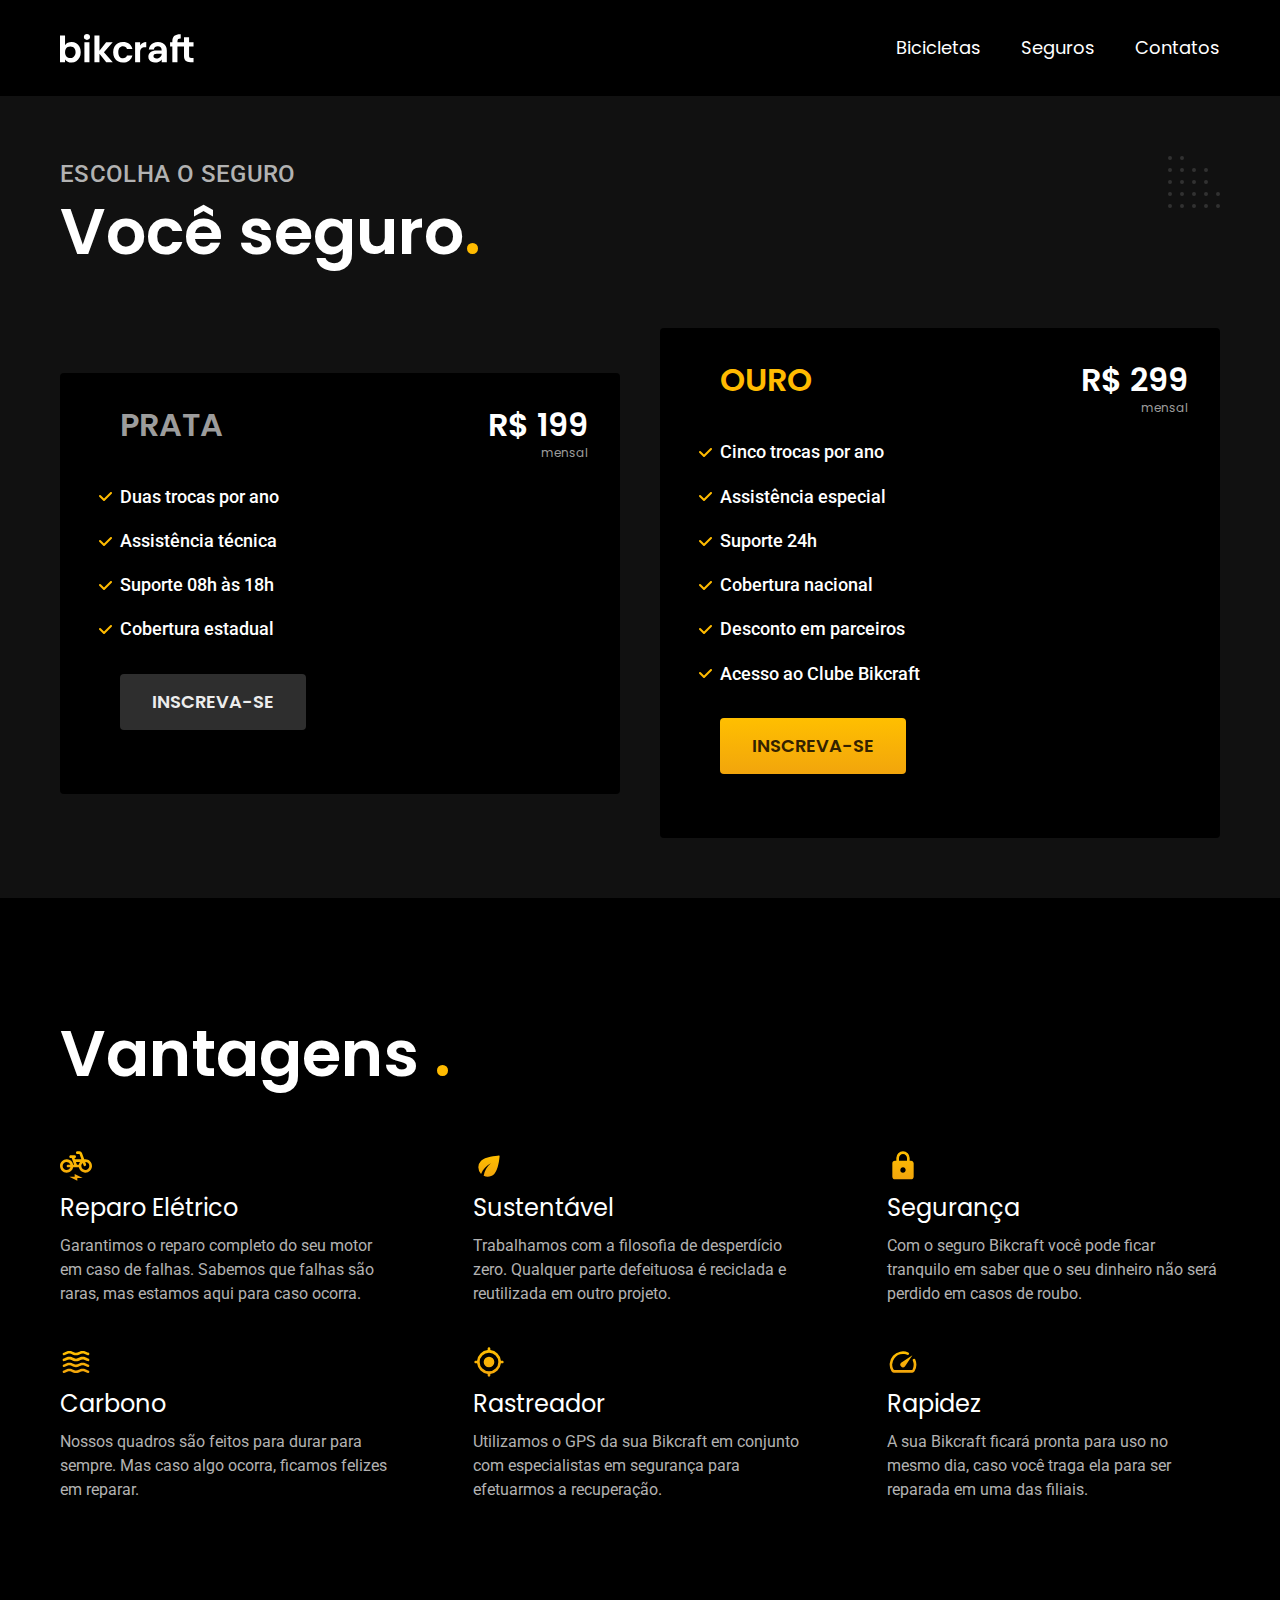
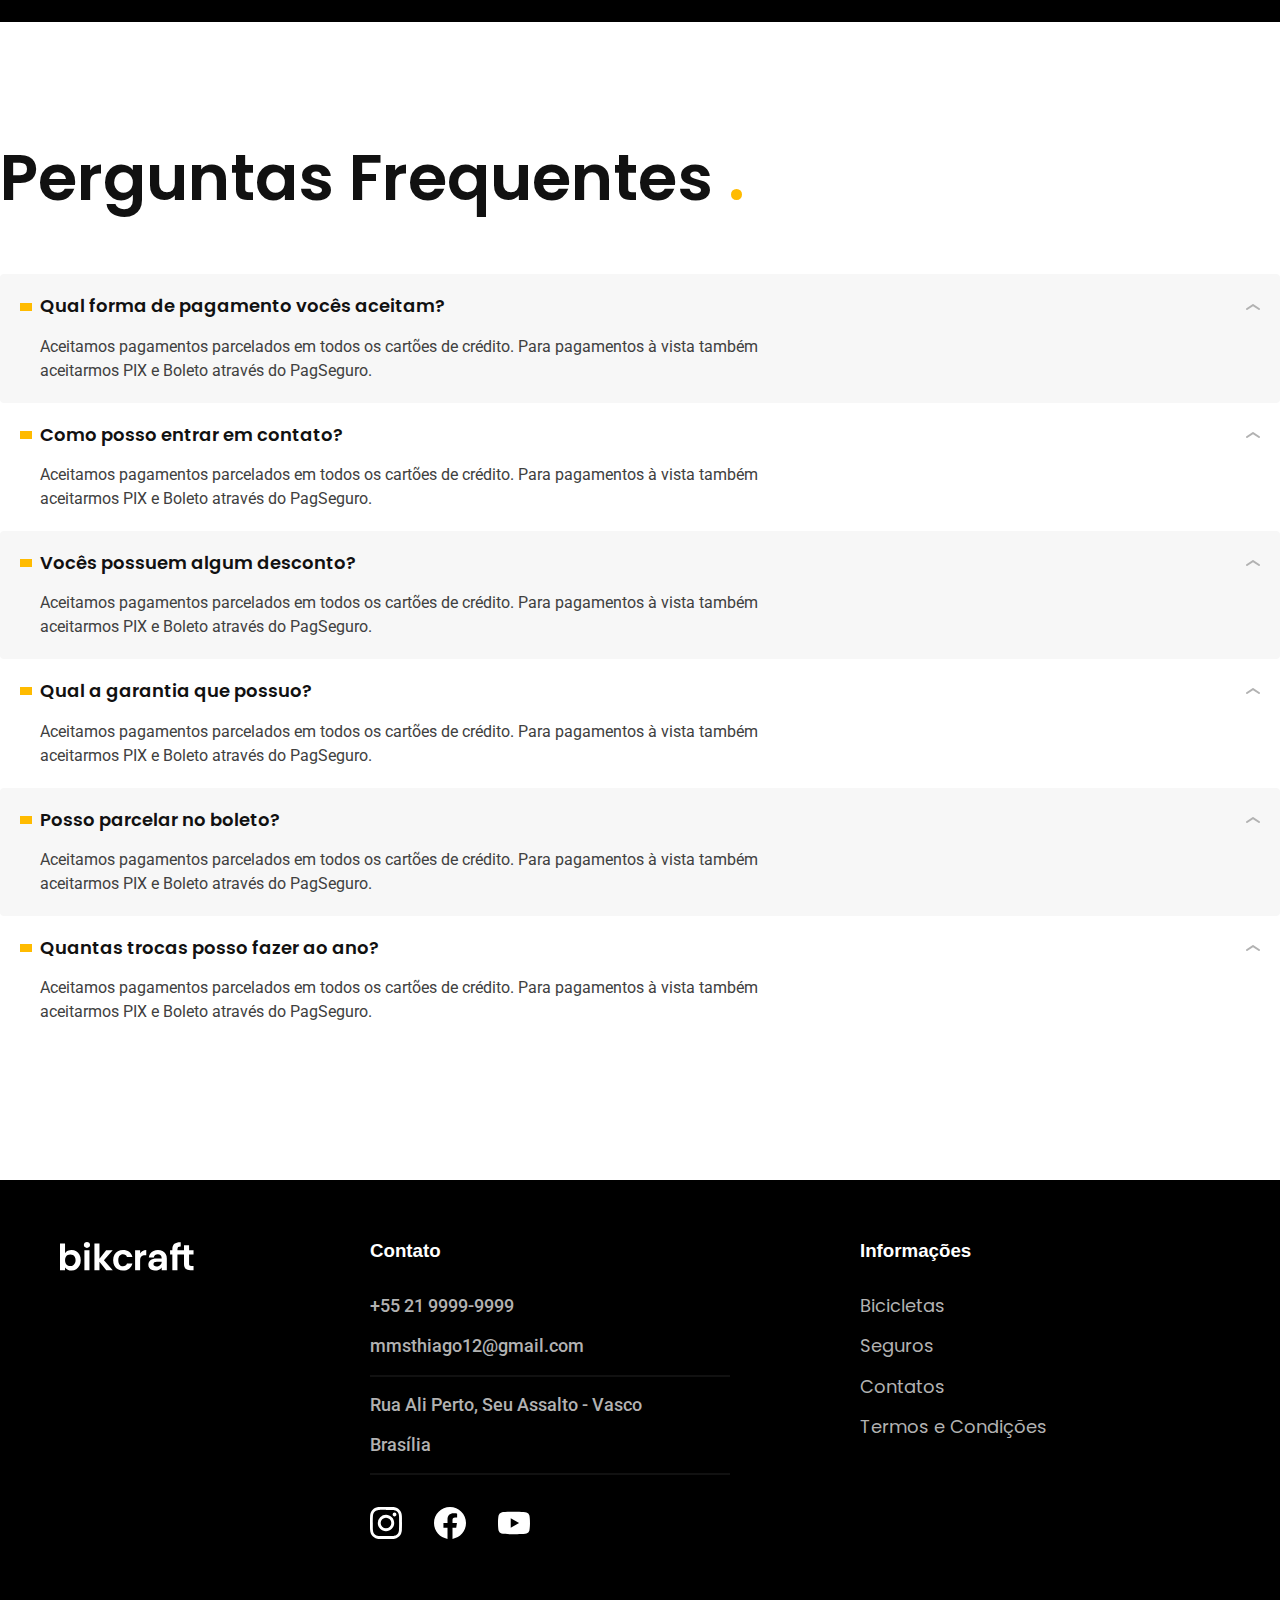
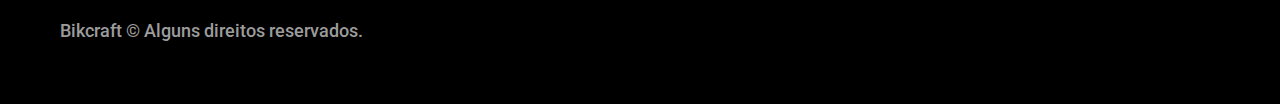
<file: seguros.html>
<!DOCTYPE html>

<!DOCTYPE html>
<html lang="en">

<head>
  <meta charset="UTF-8">
  <meta name="viewport" content="width=device-width, initial-scale=1.0">
  <title>Seguros / Bikcraft</title>
  <meta name="description" content="Termos e Condições">
  <link rel="stylesheet" href="./css/style.css">
  <link rel="preconnect" href="https://fonts.googleapis.com">
  <link rel="preconnect" href="https://fonts.gstatic.com" crossorigin>
  <link rel="preconnect" href="https://fonts.googleapis.com">
  <link rel="preconnect" href="https://fonts.gstatic.com" crossorigin>
  <link href="https://fonts.googleapis.com/css2?family=Merriweather:ital,wght@1,900&family=Poppins:wght@400;600&family=Roboto:wght@400;500&display=swap" rel="stylesheet" </head>

<body id="seguros">
  <header class="header-bg">
    <div class="header container">
      <a href="./"><img src="./img/bikcraft.svg" alt="Bikcraft"></a>
      <nav arial-label="primaria">
        <ul class="header-menu font-1-m cor-0">
          <li><a href="./bicicletas.html">Bicicletas</a></li>
          <li><a href="./seguros.html">Seguros</a></li>
          <li><a href="./contato.html">Contatos</a></li>
        </ul>
    </div>
  </header>

  <main class="seguros-bg">
    <div class="titulo-bg">
      <div class="titulo container">
        <p class="font-2-l-b cor-5">Escolha o Seguro</p>
        <h1 class="font-1-xxl cor-0">Você seguro<span class="cor-p1">.</span></h1>
      </div>
    </div>

    <div class="seguros container">
      <div class="seguros-item">
        <h3 class="font-1-xl cor-6">PRATA</h3>
        <span class="font-1-xl cor-0">R$ 199 <span class="font-1-xs cor-6">mensal</span></span>
        <ul class="font-2-m cor-0">
          <li>Duas trocas por ano</li>
          <li>Assistência técnica</li>
          <li>Suporte 08h às 18h</li>
          <li>Cobertura estadual</li>
        </ul>
        <a class="botao secundario" href="./orcamento.html">Inscreva-se</a>
      </div>

      <div class="seguros-item">
        <h3 class="font-1-xl cor-p1">OURO</h3>
        <span class="font-1-xl cor-0">R$ 299 <span class="font-1-xs cor-6">mensal</span></span>
        <ul class="font-2-m cor-0">
          <li>Cinco trocas por ano</li>
          <li>Assistência especial</li>
          <li>Suporte 24h</li>
          <li>Cobertura nacional</li>
          <li>Desconto em parceiros</li>
          <li>Acesso ao Clube Bikcraft</li>
        </ul>
        <a class="botao" href="./orcamento.html">Inscreva-se</a>
      </div>
    </div>


  </main>

  <article class="vantagens-bg">
    <div class="vantagens container">
      <h2 class="font-1-xxl cor-0">Vantagens <span class="cor-p1">.</span></h2>
      <ul>
        <li>
          <img src="./img/icones/eletrica.svg" alt="">
          <h3 class="font-1-l cor-0">Reparo Elétrico</h3>
          <p class="font-2-s cor-5">Garantimos o reparo completo do seu motor em caso de falhas. Sabemos que falhas são raras, mas estamos aqui para caso ocorra.</p>
        </li>
        <li>
          <img src="./img/icones/sustentavel.svg" alt="">
          <h3 class="font-1-l cor-0">Sustentável</h3>
          <p class="font-2-s cor-5">Trabalhamos com a filosofia de desperdício zero. Qualquer parte defeituosa é reciclada e reutilizada em outro projeto.</p>
        </li>
        <li>
          <img src="./img/icones/seguro.svg" alt="">
          <h3 class="font-1-l cor-0">Segurança</h3>
          <p class="font-2-s cor-5">Com o seguro Bikcraft você pode ficar tranquilo em saber que o seu dinheiro não será perdido em casos de roubo.</p>
        </li>
        <li>
          <img src="./img/icones/carbono.svg" alt="">
          <h3 class="font-1-l cor-0">Carbono</h3>
          <p class="font-2-s cor-5">Nossos quadros são feitos para durar para sempre. Mas caso algo ocorra, ficamos felizes em reparar.</p>
        </li>
        <li>
          <img src="./img/icones/rastreador.svg" alt="">
          <h3 class="font-1-l cor-0">Rastreador</h3>
          <p class="font-2-s cor-5">Utilizamos o GPS da sua Bikcraft em conjunto com especialistas em segurança para efetuarmos a recuperação.</p>
        </li>
        <li>
          <img src="./img/icones/velocidade.svg" alt="">
          <h3 class="font-1-l cor-0">Rapidez</h3>
          <p class="font-2-s cor-5">A sua Bikcraft ficará pronta para uso no mesmo dia, caso você traga ela para ser reparada em uma das filiais.</p>
        </li>
      </ul>
    </div>
  </article>

  <article class="perguntas">
    <h2 class="font-1-xxl">Perguntas Frequentes <span class="cor-p1">.</span></h2>

    <dl>
      <div>
        <dt class="font-1-m-b">Qual forma de pagamento vocês aceitam?</dt>
        <dd class="font-2-s cor-9">Aceitamos pagamentos parcelados em todos os cartões de crédito. Para pagamentos à vista também aceitarmos PIX e Boleto através do PagSeguro.</dd>
      </div>

      <div>
        <dt class="font-1-m-b">Como posso entrar em contato?</dt>
        <dd class="font-2-s cor-9">Aceitamos pagamentos parcelados em todos os cartões de crédito. Para pagamentos à vista também aceitarmos PIX e Boleto através do PagSeguro.</dd>
      </div>

      <div>
        <dt class="font-1-m-b">Vocês possuem algum desconto?</dt>
        <dd class="font-2-s cor-9">Aceitamos pagamentos parcelados em todos os cartões de crédito. Para pagamentos à vista também aceitarmos PIX e Boleto através do PagSeguro.</dd>
      </div>

      <div>
        <dt class="font-1-m-b">Qual a garantia que possuo?</dt>
        <dd class="font-2-s cor-9">Aceitamos pagamentos parcelados em todos os cartões de crédito. Para pagamentos à vista também aceitarmos PIX e Boleto através do PagSeguro.</dd>
      </div>

      <div>
        <dt class="font-1-m-b">Posso parcelar no boleto?</dt>
        <dd class="font-2-s cor-9">Aceitamos pagamentos parcelados em todos os cartões de crédito. Para pagamentos à vista também aceitarmos PIX e Boleto através do PagSeguro.</dd>
      </div>

      <div>
        <dt class="font-1-m-b">Quantas trocas posso fazer ao ano?</dt>
        <dd class="font-2-s cor-9">Aceitamos pagamentos parcelados em todos os cartões de crédito. Para pagamentos à vista também aceitarmos PIX e Boleto através do PagSeguro.</dd>
      </div>
    </dl>
  </article>

  <footer class="footer-bg">
    <div class="footer container">
      <img src="./img/bikcraft.svg" alt="Bikcraft">
      <div class="footer-contato">
        <h3 class="font 2-l-b cor-0"> Contato </h3>
        <ul class="font-2-m cor-5">
          <li><a href="tel:+552199999999">+55 21 9999-9999</a></li>
          <li><a href="mailto:mmsthiago12@gmail.com">mmsthiago12@gmail.com</a></li>
          <li>Rua Ali Perto, Seu Assalto - Vasco</li>
          <li>Brasília</li>
        </ul>

        <div class="footer-redes">
          <a href="">
            <img src="img/redes/instagram.svg" alt="Instagram">
          </a>
          <a href="">
            <img src="img/redes/facebook.svg" alt="Facebook">
          </a>
          <a href="">
            <img src="img/redes/youtube.svg" alt="Youtube">
          </a>
        </div>
      </div>
      <div class="footer-informacoes">
        <h3 class="font 2-l-b cor-0">Informações</h3>
        <nav>
          <ul class="font-1-m cor-5">
            <li><a href="./bicicletas.html">Bicicletas</a></li>
            <li><a href="./seguros.html">Seguros</a></li>
            <li><a href="./contato.html">Contatos</a></li>
            <li><a href="./termos.html">Termos e Condições</a></li>
          </ul>
        </nav>
      </div>
      <p class="footer-copy font-2-m cor-6">Bikcraft © Alguns direitos reservados.</p>

    </div>

  </footer>


</body>

</html>
</file>
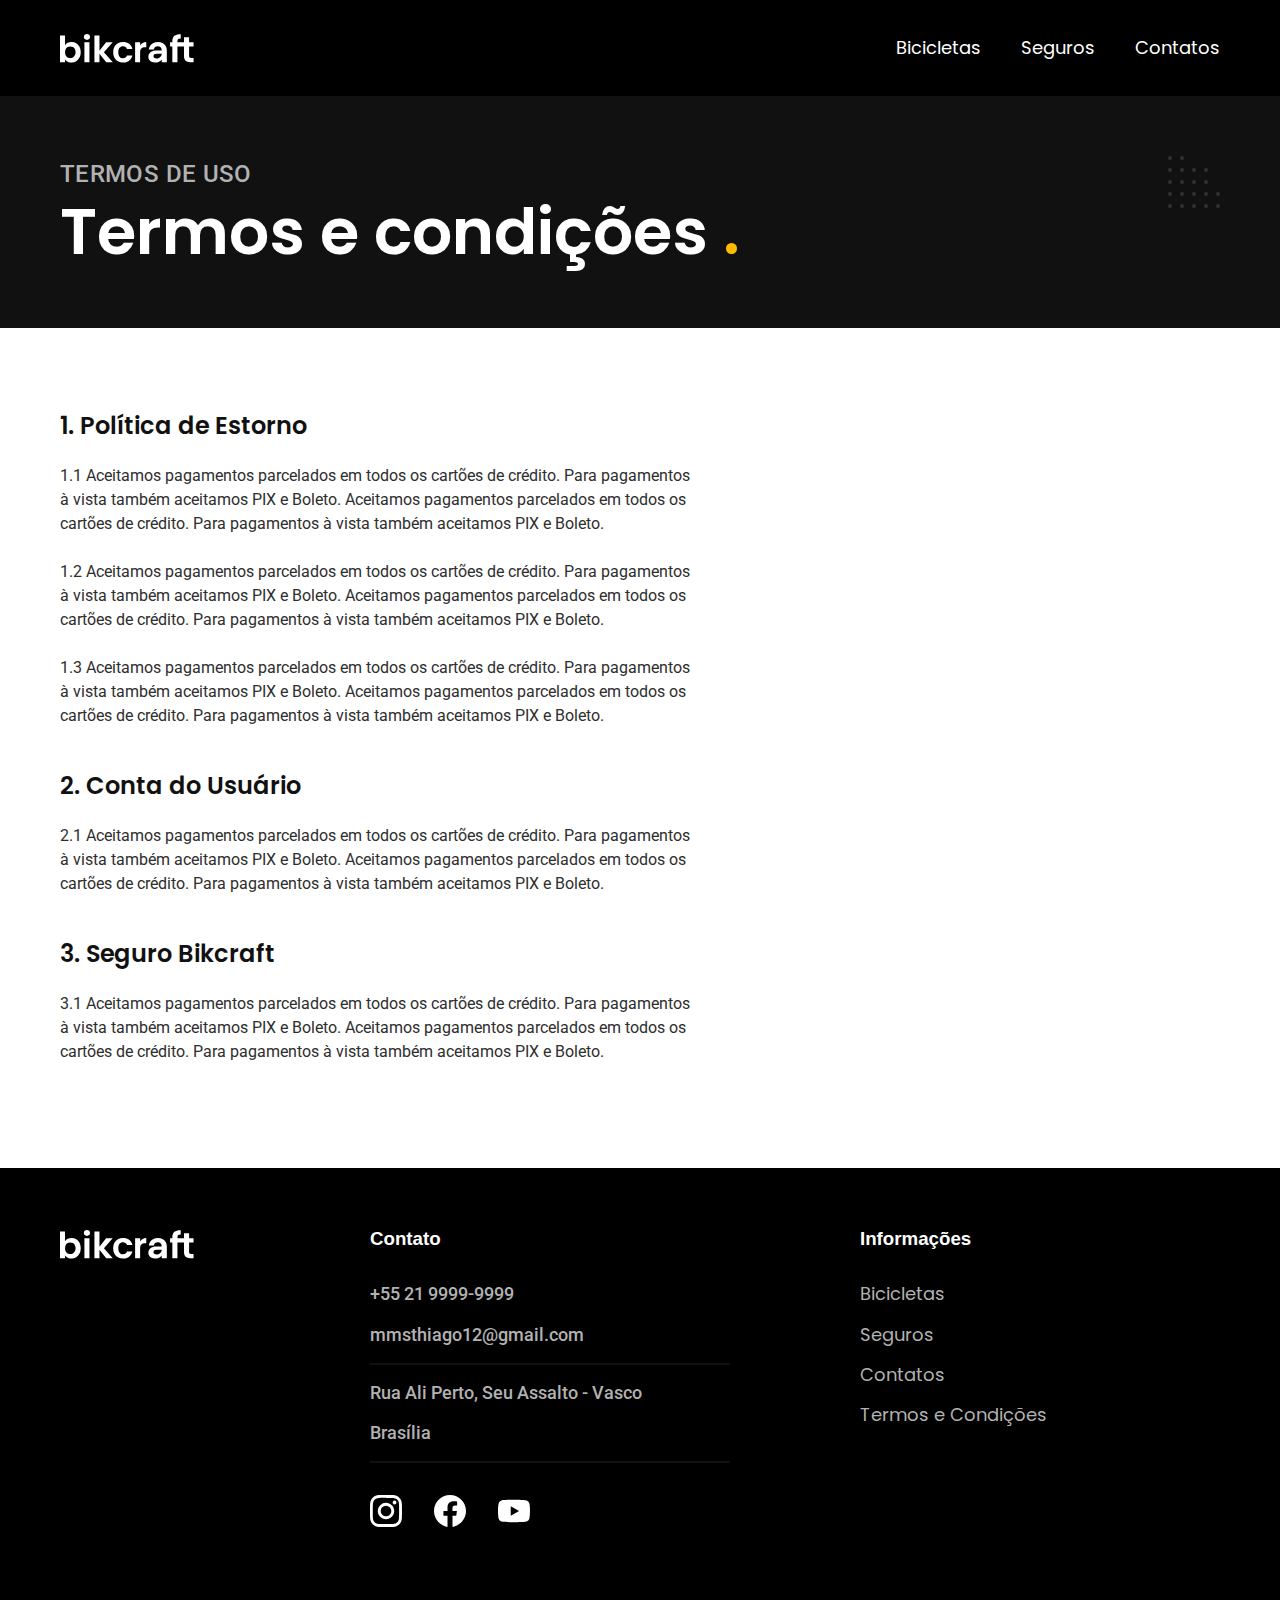
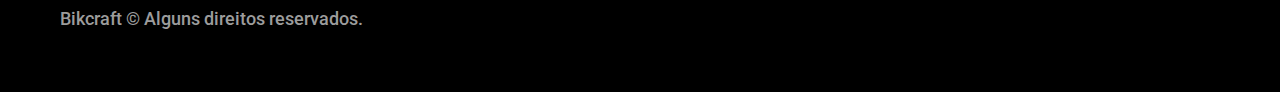
<file: termos.html>
<!DOCTYPE html>

<!DOCTYPE html>
<html lang="en">

<head>
  <meta charset="UTF-8">
  <meta name="viewport" content="width=device-width, initial-scale=1.0">
  <title>Termos e Condições / Bikcraft</title>
  <meta name="description" content="Termos e Condições">
  <link rel="stylesheet" href="./css/style.css">
  <link rel="preconnect" href="https://fonts.googleapis.com">
  <link rel="preconnect" href="https://fonts.gstatic.com" crossorigin>
  <link rel="preconnect" href="https://fonts.googleapis.com">
  <link rel="preconnect" href="https://fonts.gstatic.com" crossorigin>
  <link href="https://fonts.googleapis.com/css2?family=Merriweather:ital,wght@1,900&family=Poppins:wght@400;600&family=Roboto:wght@400;500&display=swap" rel="stylesheet" </head>

<body id="termos">
  <header class="header-bg">
    <div class="header container">
      <a href="./"><img src="./img/bikcraft.svg" alt="Bikcraft"></a>
      <nav arial-label="primaria">
        <ul class="header-menu font-1-m cor-0">
          <li><a href="./bicicletas.html">Bicicletas</a></li>
          <li><a href="./seguros.html">Seguros</a></li>
          <li><a href="./contato.html">Contatos</a></li>
        </ul>
    </div>
  </header>

  <main>
    <div class="titulo-bg">
      <div class="titulo container">
        <p class="font-2-l-b cor-5">Termos de uso</p>
        <h1 class="font-1-xxl cor-0">Termos e condições <span class="cor-p1">.</span></h1>
      </div>
    </div>

    <div class="termos font-2-s cor-10 container">
      <h2 class="font-1-l cor-11">1. Política de Estorno</h2>
      <p>1.1 Aceitamos pagamentos parcelados em todos os cartões de crédito. Para pagamentos à vista também aceitamos PIX e Boleto. Aceitamos pagamentos parcelados em todos os cartões de crédito. Para pagamentos à vista também aceitamos PIX e Boleto.</p>

      <p>1.2 Aceitamos pagamentos parcelados em todos os cartões de crédito. Para pagamentos à vista também aceitamos PIX e Boleto. Aceitamos pagamentos parcelados em todos os cartões de crédito. Para pagamentos à vista também aceitamos PIX e Boleto.</p>

      <p>1.3 Aceitamos pagamentos parcelados em todos os cartões de crédito. Para pagamentos à vista também aceitamos PIX e Boleto. Aceitamos pagamentos parcelados em todos os cartões de crédito. Para pagamentos à vista também aceitamos PIX e Boleto.</p>

      <h2 class="font-1-l cor-11">2. Conta do Usuário</h2>
      <p>2.1 Aceitamos pagamentos parcelados em todos os cartões de crédito. Para pagamentos à vista também aceitamos PIX e Boleto. Aceitamos pagamentos parcelados em todos os cartões de crédito. Para pagamentos à vista também aceitamos PIX e Boleto.</p>

      <h2 class="font-1-l cor-11">3. Seguro Bikcraft</h2>
      <p>3.1 Aceitamos pagamentos parcelados em todos os cartões de crédito. Para pagamentos à vista também aceitamos PIX e Boleto. Aceitamos pagamentos parcelados em todos os cartões de crédito. Para pagamentos à vista também aceitamos PIX e Boleto.</p>
    </div>
  </main>

  <footer class="footer-bg">
    <div class="footer container">
      <img src="./img/bikcraft.svg" alt="Bikcraft">
      <div class="footer-contato">
        <h3 class="font 2-l-b cor-0"> Contato </h3>
        <ul class="font-2-m cor-5">
          <li><a href="tel:+552199999999">+55 21 9999-9999</a></li>
          <li><a href="mailto:mmsthiago12@gmail.com">mmsthiago12@gmail.com</a></li>
          <li>Rua Ali Perto, Seu Assalto - Vasco</li>
          <li>Brasília</li>
        </ul>

        <div class="footer-redes">
          <a href="">
            <img src="img/redes/instagram.svg" alt="Instagram">
          </a>
          <a href="">
            <img src="img/redes/facebook.svg" alt="Facebook">
          </a>
          <a href="">
            <img src="img/redes/youtube.svg" alt="Youtube">
          </a>
        </div>
      </div>
      <div class="footer-informacoes">
        <h3 class="font 2-l-b cor-0">Informações</h3>
        <nav>
          <ul class="font-1-m cor-5">
            <li><a href="./bicicletas.html">Bicicletas</a></li>
            <li><a href="./seguros.html">Seguros</a></li>
            <li><a href="./contato.html">Contatos</a></li>
            <li><a href="./termos.html">Termos e Condições</a></li>
          </ul>
        </nav>
      </div>
      <p class="footer-copy font-2-m cor-6">Bikcraft © Alguns direitos reservados.</p>

    </div>

  </footer>


</body>

</html>
</file>
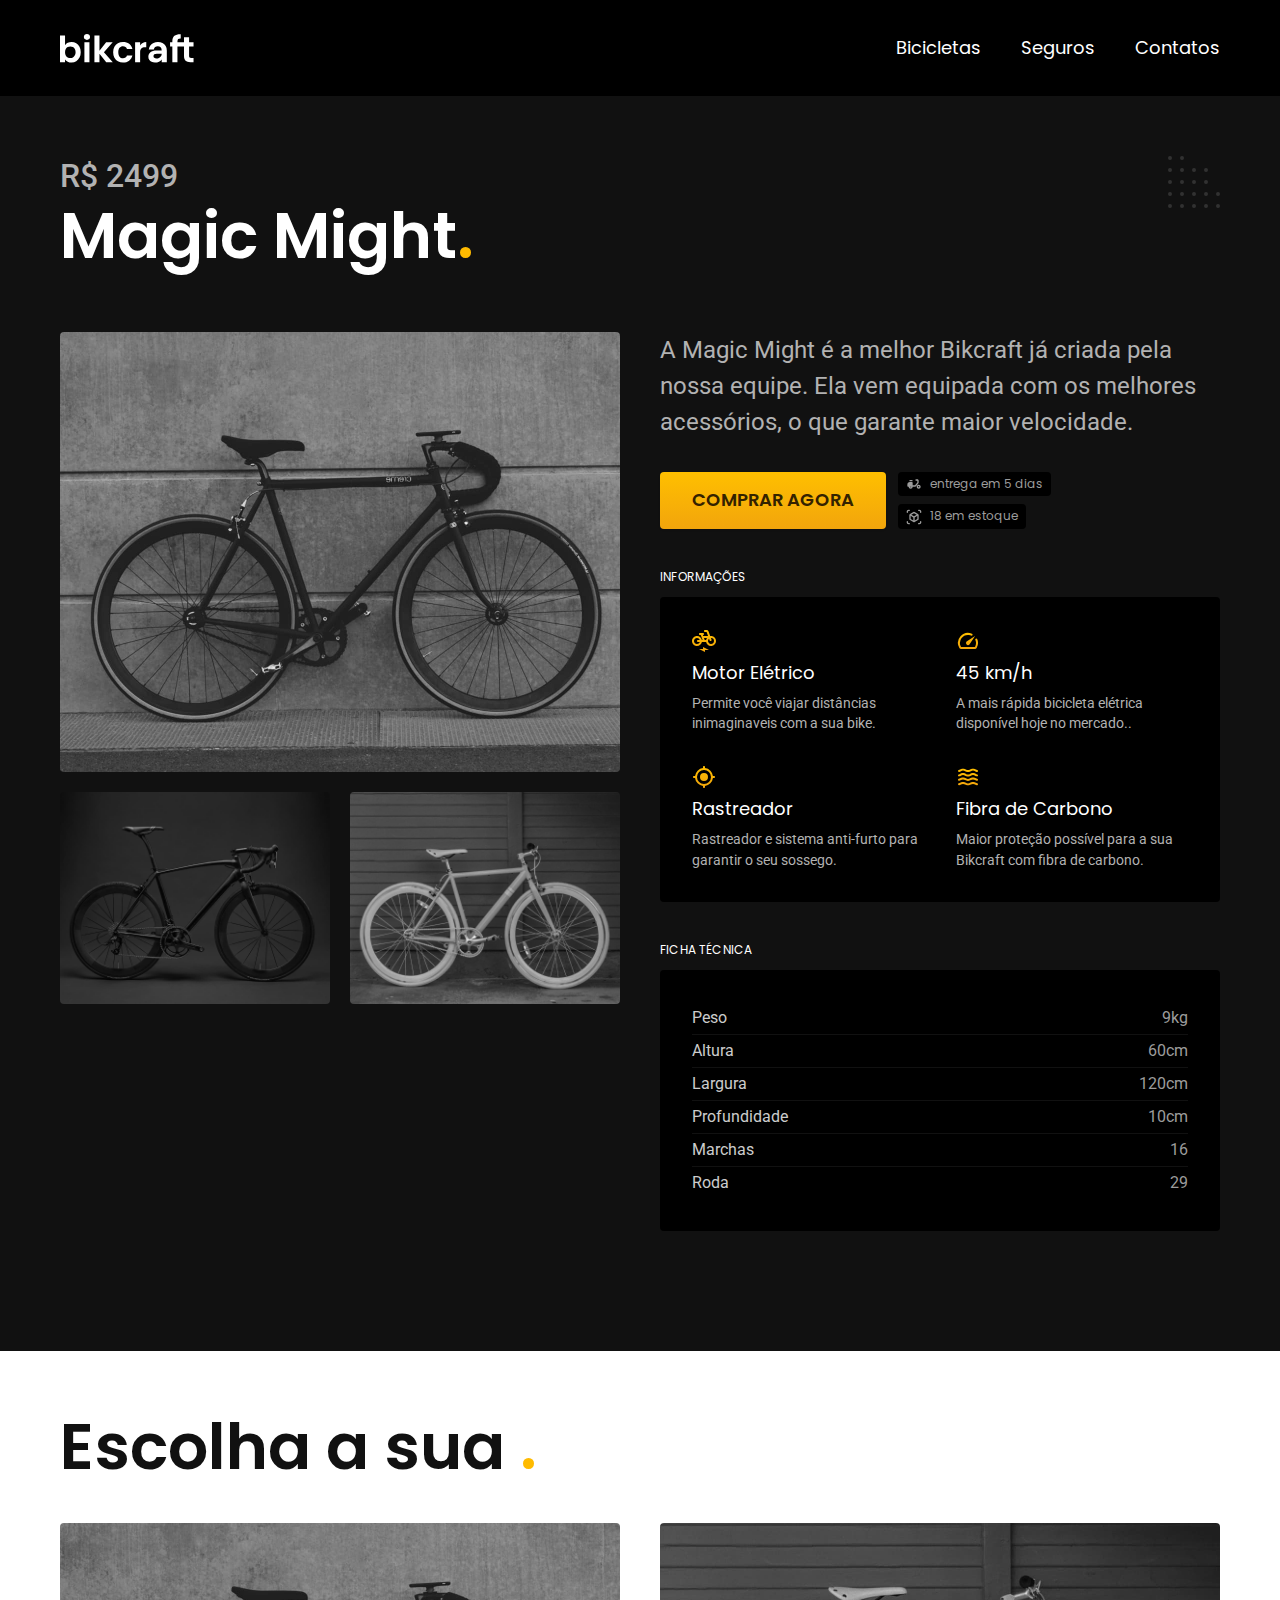
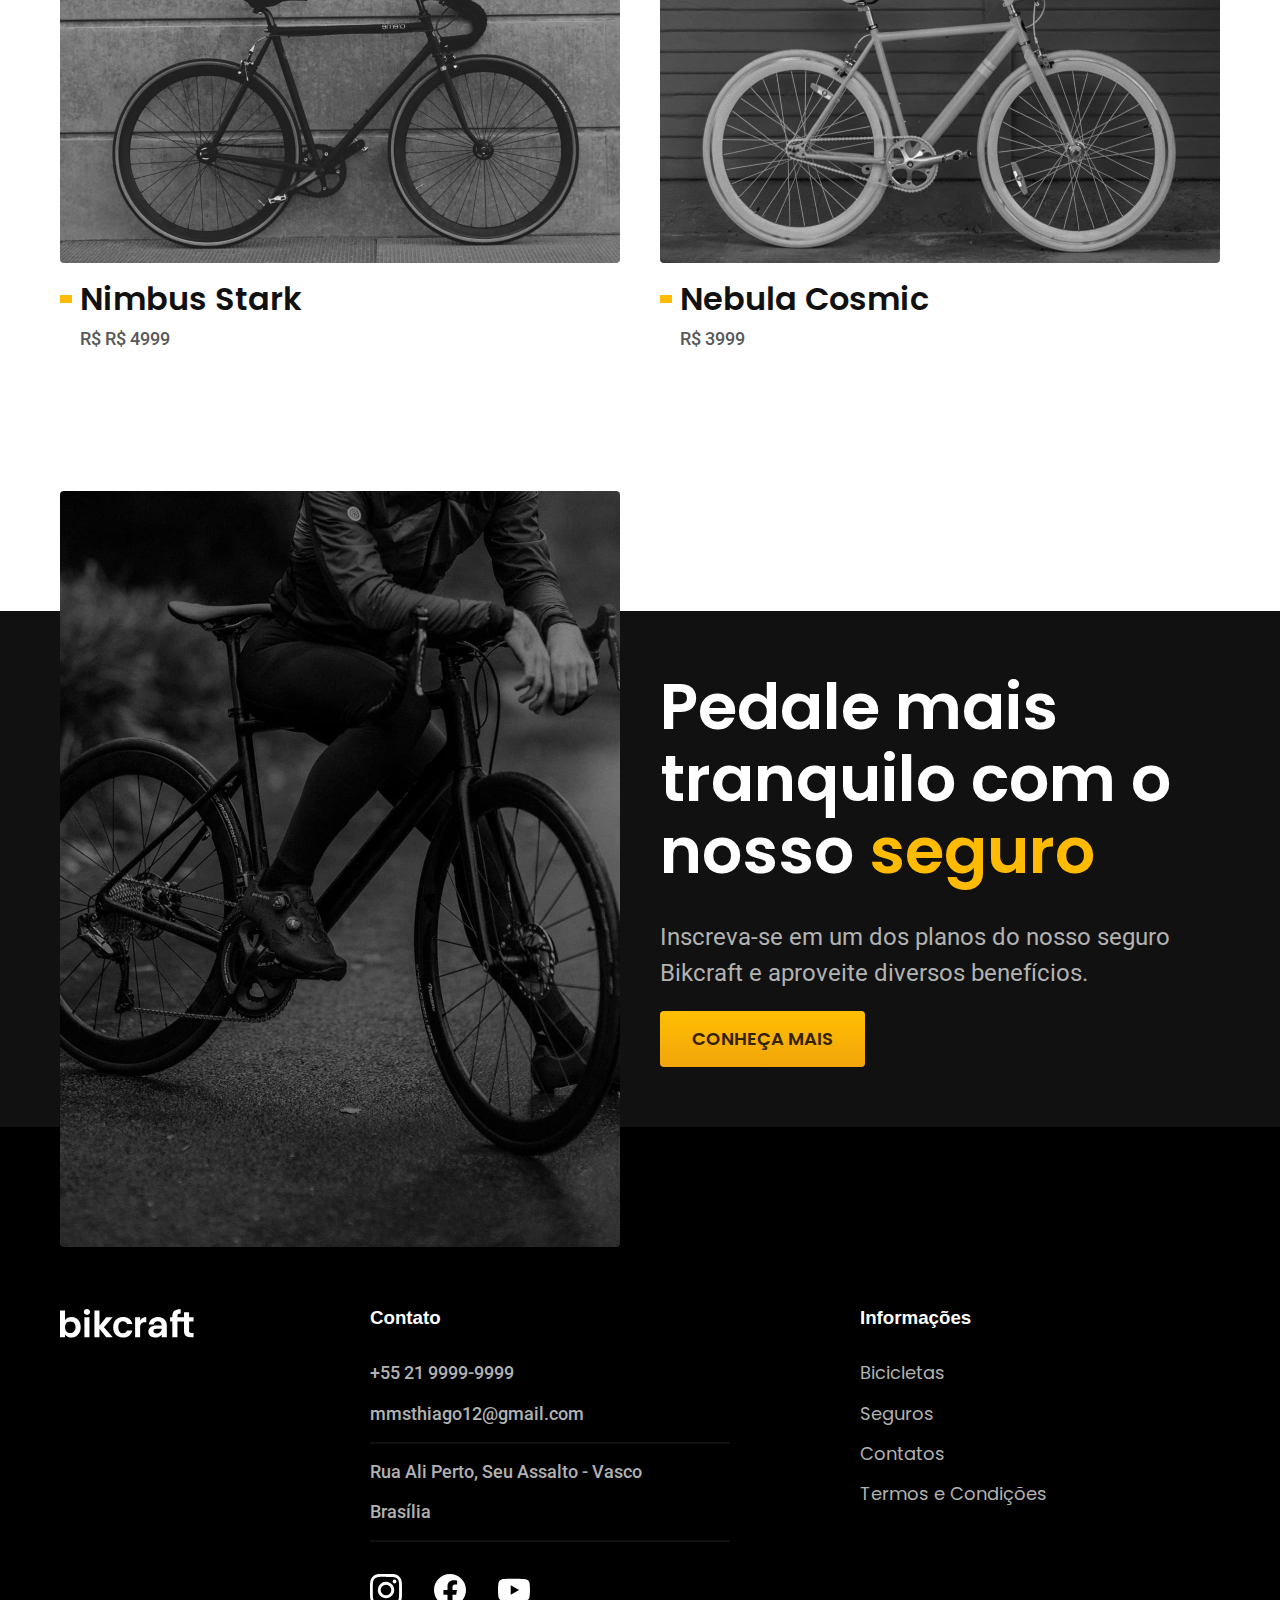
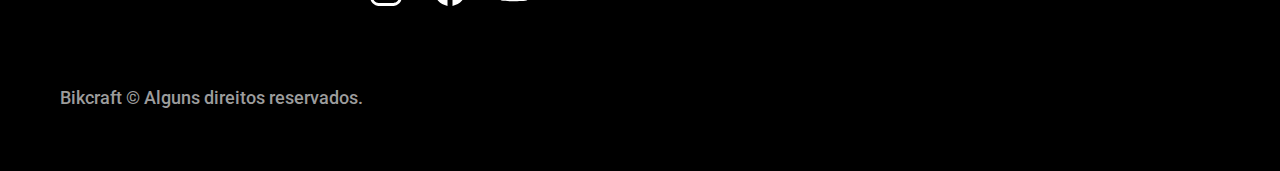
<file: bicicletas/magic.html>
<!DOCTYPE html>

<!DOCTYPE html>
<html lang="en">

<head>
  <meta charset="UTF-8">
  <meta name="viewport" content="width=device-width, initial-scale=1.0">
  <title> Magic / Bikcraft</title>
  <meta name="description" content="Termos e Condições">
  <link rel="stylesheet" href="../css/style.css">
  <link rel="preconnect" href="https://fonts.googleapis.com">
  <link rel="preconnect" href="https://fonts.gstatic.com" crossorigin>
  <link rel="preconnect" href="https://fonts.googleapis.com">
  <link rel="preconnect" href="https://fonts.gstatic.com" crossorigin>
  <link href="https://fonts.googleapis.com/css2?family=Merriweather:ital,wght@1,900&family=Poppins:wght@400;600&family=Roboto:wght@400;500&display=swap" rel="stylesheet" </head>

<body id="bicicleta">
  <header class="header-bg">
    <div class="header container">
      <a href="./"><img src="../img/bikcraft.svg" alt="Bikcraft"></a>
      <nav arial-label="primaria">
        <ul class="header-menu font-1-m cor-0">
          <li><a href="../bicicletas.html">Bicicletas</a></li>
          <li><a href="../seguros.html">Seguros</a></li>
          <li><a href="../contato.html">Contatos</a></li>
        </ul>
    </div>
  </header>

  <main class="titulo-bg">
    <div>
      <div class="titulo container">
        <p class="font-2-xl cor-5">R$ 2499</p>
        <h1 class="font-1-xxl cor-0">Magic Might<span class="cor-p1">.</span></h1>
      </div>
    </div>
    <div class="bicicleta container">
      <div class="bicicleta-imagens">
        <img src="../img/bicicleta/nimbus2.jpg" alt="">
        <img src="../img/bicicleta/nimbus1.jpg" alt="">
        <img src="../img/bicicleta/nimbus3.jpg" alt="">
      </div>
      <div class="bicicleta-conteudo">
        <p class="font-2-l cor-5">A Magic Might é a melhor Bikcraft já criada pela nossa equipe. Ela vem equipada com os melhores acessórios, o que garante maior velocidade.</p>
        <div class="bicicleta-comprar">
          <a class="botao" href="../orcamento.html">Comprar Agora</a>
          <span class="font-1-xs cor-6"><img src="../img/icones/entrega.svg" alt=""> entrega em 5 dias</span>
          <span class="font-1-xs cor-6"><img src="../img/icones/estoque.svg" alt=""> 18 em estoque</span>
        </div>

        <h2 class="font-1-xs cor-0">Informações</h2>
        <ul class="bicicleta-informacoes">
          <li>
            <img src="../img/icones/eletrica.svg" alt="">
            <h3 class="font-1-m cor-0">Motor Elétrico</h3>
            <p class="font-2-xs cor-5">Permite você viajar distâncias inimaginaveis com a sua bike.</p>
          </li>
          <li>
            <img src="../img/icones/velocidade.svg" alt="">
            <h3 class="font-1-m cor-0"> 45 km/h</h3>
            <p class="font-2-xs cor-5">A mais rápida bicicleta elétrica disponível hoje no mercado..</p>
          </li>
          <li>
            <img src="../img/icones/rastreador.svg" alt="">
            <h3 class="font-1-m cor-0"> Rastreador</h3>
            <p class="font-2-xs cor-5">Rastreador e sistema anti-furto para garantir o seu sossego.</p>
          </li>
          <li>
            <img src="../img/icones/carbono.svg" alt="">
            <h3 class="font-1-m cor-0">Fibra de Carbono</h3>
            <p class="font-2-xs cor-5">Maior proteção possível para a sua Bikcraft com fibra de carbono.</p>
          </li>
        </ul>
        <h2 class="font-1-xs cor-0">Ficha técnica</h2>
        <ul class="bicicleta-ficha font-2-s cor-4">
          <li>Peso <span>9kg</span></li>
          <li>Altura <span>60cm</span></li>
          <li>Largura <span>120cm</span></li>
          <li>Profundidade <span>10cm</span></li>
          <li>Marchas <span>16</span></li>
          <li>Roda <span>29</span></li>
        </ul>
      </div>

    </div>
  </main>

  <article class="bicicletas-lista container">
    <h2 class="font-1-xxl">Escolha a sua <span class="cor-p1">.</span></h2>

    <ul>
      <li>
        <a href="./nimbus.html">
          <img src="../img/bicicletas/magic.jpg" alt="Bicicleta preta">
          <h3 class="font-1-xl">Nimbus Stark</h3>
          <span class="font-2-m cor-8">R$ R$ 4999</span>
        </a>
      </li>

      <li>
        <a href="./nebula.html">
          <img src="../img/bicicletas/nebula.jpg" alt="Bicicleta preta">
          <h3 class="font-1-xl">Nebula Cosmic</h3>
          <span class="font-2-m cor-8">R$ 3999</span>
        </a>
      </li>
    </ul>
  </article>

  <article class="seguro-bg">
    <div class="seguro container">
      <div class="seguro-imagem">
        <img src="../img/fotos/seguros.jpg" alt="Pessoa parada em cima  de uma bicicleta.">
      </div>
      <div class="seguro-conteudo">
        <h2 class="font-1-xxl cor-0">Pedale mais tranquilo com o nosso <span class="cor-p1">seguro</span> </h2>
        <p class="font-2-l cor-5">Inscreva-se em um dos planos do nosso seguro Bikcraft e aproveite diversos benefícios.</p>
        <a class="botao" href="../seguros.html">Conheça Mais</a>
      </div>
    </div>

  </article>

  <footer class="footer-bg">
    <div class="footer container">
      <img src="../img/bikcraft.svg" alt="Bikcraft">
      <div class="footer-contato">
        <h3 class="font 2-l-b cor-0"> Contato </h3>
        <ul class="font-2-m cor-5">
          <li><a href="tel:+552199999999">+55 21 9999-9999</a></li>
          <li><a href="mailto:mmsthiago12@gmail.com">mmsthiago12@gmail.com</a></li>
          <li>Rua Ali Perto, Seu Assalto - Vasco</li>
          <li>Brasília</li>
        </ul>

        <div class="footer-redes">
          <a href="">
            <img src="../img/redes/instagram.svg" alt="Instagram">
          </a>
          <a href="">
            <img src="../img/redes/facebook.svg" alt="Facebook">
          </a>
          <a href="">
            <img src="../img/redes/youtube.svg" alt="Youtube">
          </a>
        </div>
      </div>
      <div class="footer-informacoes">
        <h3 class="font 2-l-b cor-0">Informações</h3>
        <nav>
          <ul class="font-1-m cor-5">
            <li><a href="../bicicletas.html">Bicicletas</a></li>
            <li><a href="../seguros.html">Seguros</a></li>
            <li><a href="../contato.html">Contatos</a></li>
            <li><a href="../termos.html">Termos e Condições</a></li>
          </ul>
        </nav>
      </div>
      <p class="footer-copy font-2-m cor-6">Bikcraft © Alguns direitos reservados.</p>

    </div>

  </footer>


</body>

</html>
</file>
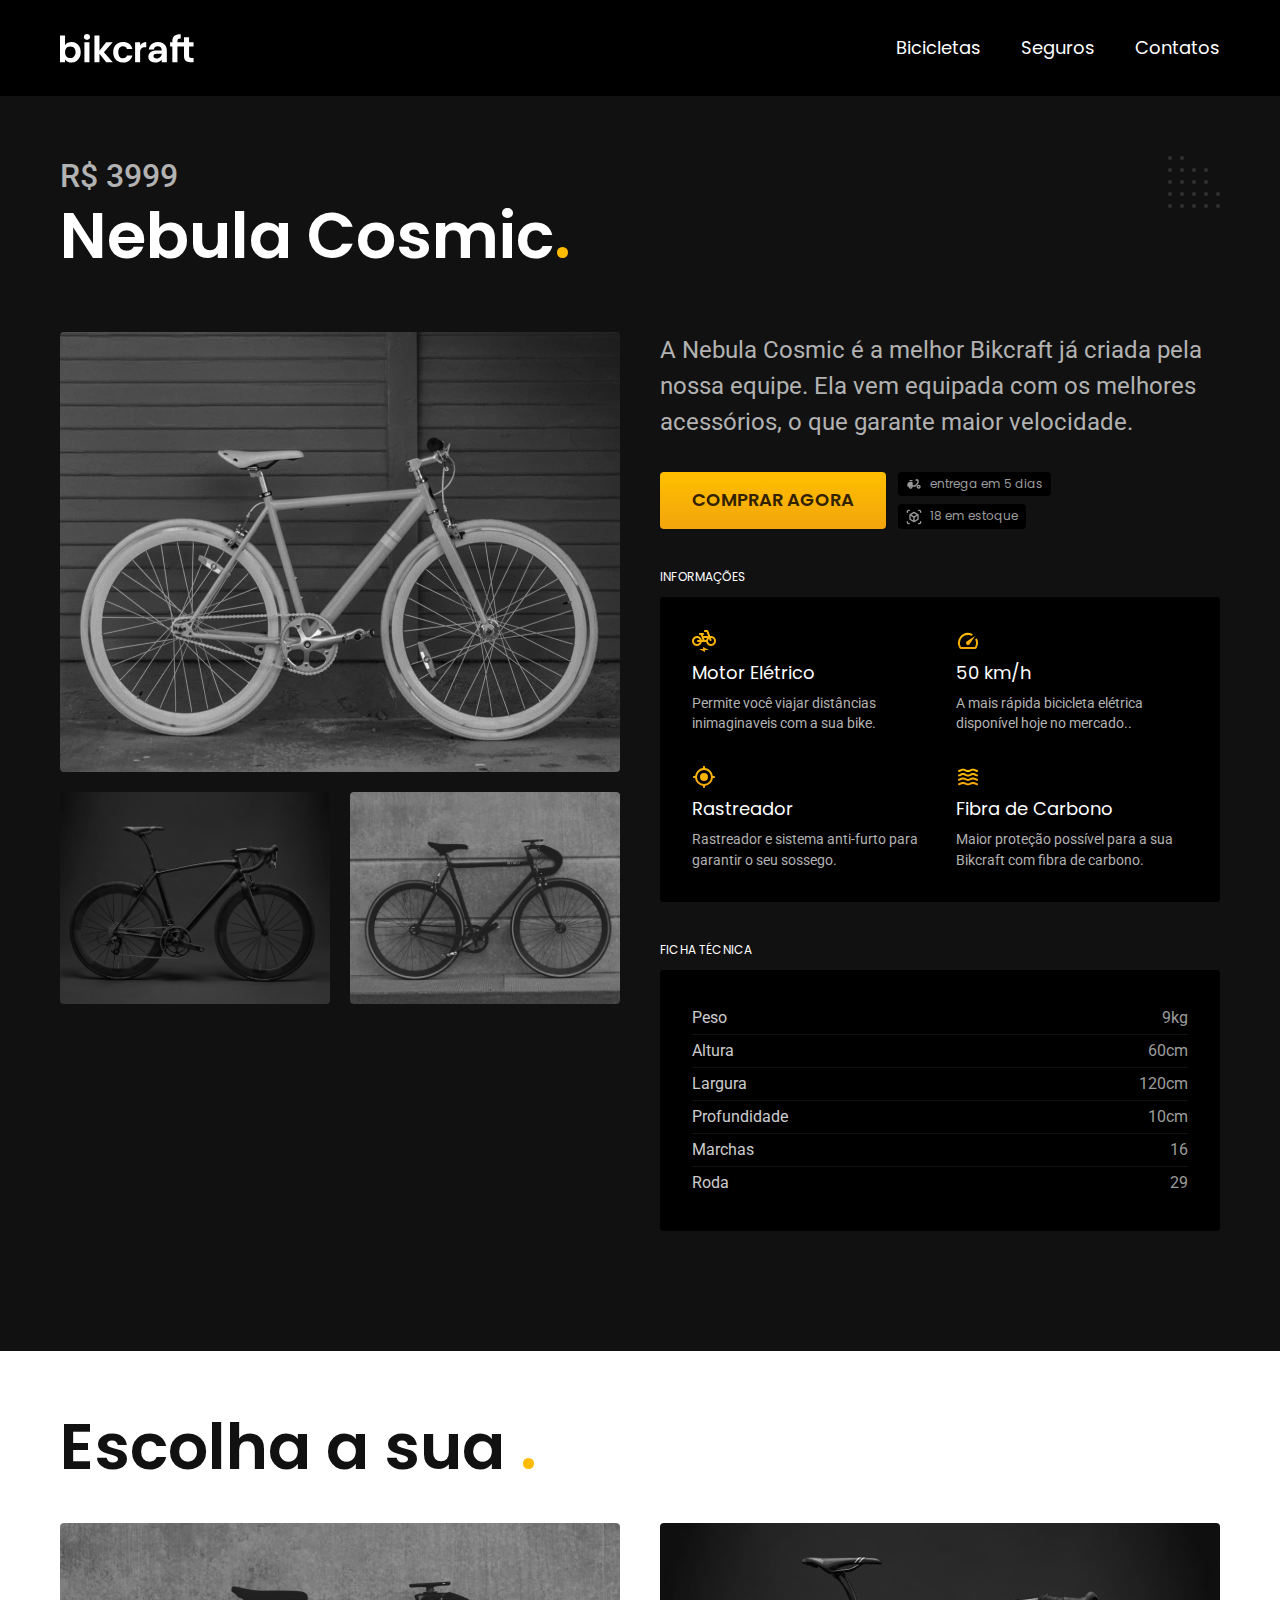
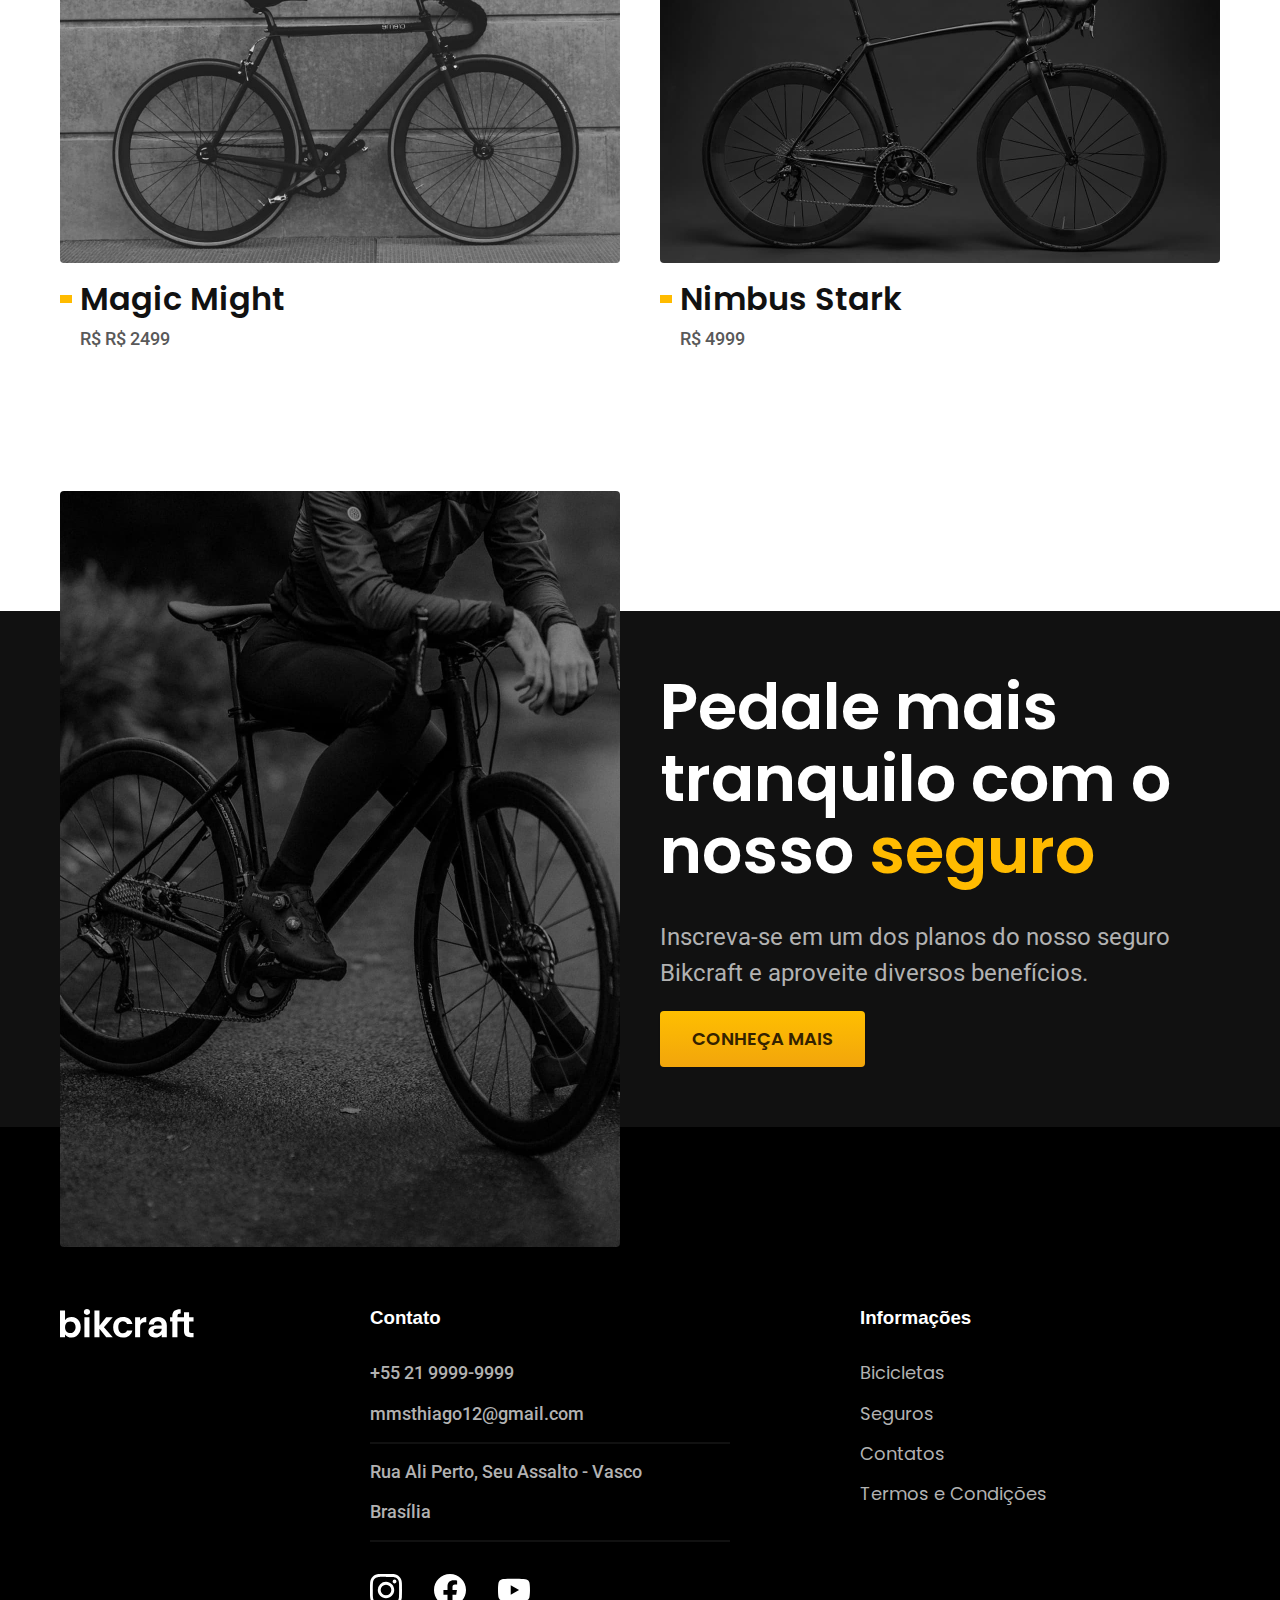
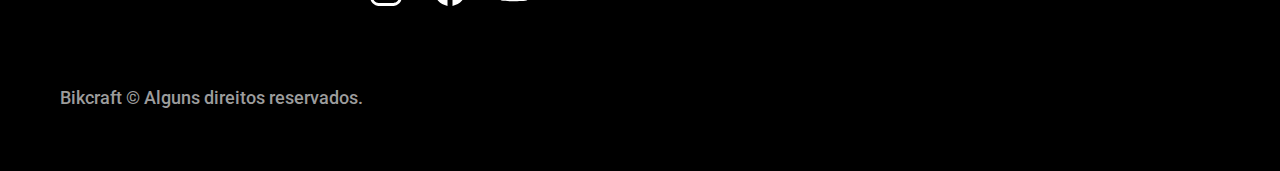
<file: bicicletas/nebula.html>
<!DOCTYPE html>

<!DOCTYPE html>
<html lang="en">

<head>
  <meta charset="UTF-8">
  <meta name="viewport" content="width=device-width, initial-scale=1.0">
  <title>Nebula / Bikcraft</title>
  <meta name="description" content="Termos e Condições">
  <link rel="stylesheet" href="../css/style.css">
  <link rel="preconnect" href="https://fonts.googleapis.com">
  <link rel="preconnect" href="https://fonts.gstatic.com" crossorigin>
  <link rel="preconnect" href="https://fonts.googleapis.com">
  <link rel="preconnect" href="https://fonts.gstatic.com" crossorigin>
  <link href="https://fonts.googleapis.com/css2?family=Merriweather:ital,wght@1,900&family=Poppins:wght@400;600&family=Roboto:wght@400;500&display=swap" rel="stylesheet" </head>

<body id="bicicleta">
  <header class="header-bg">
    <div class="header container">
      <a href="./"><img src="../img/bikcraft.svg" alt="Bikcraft"></a>
      <nav arial-label="primaria">
        <ul class="header-menu font-1-m cor-0">
          <li><a href="../bicicletas.html">Bicicletas</a></li>
          <li><a href="../seguros.html">Seguros</a></li>
          <li><a href="../contato.html">Contatos</a></li>
        </ul>
    </div>
  </header>

  <main class="titulo-bg">
    <div>
      <div class="titulo container">
        <p class="font-2-xl cor-5">R$ 3999</p>
        <h1 class="font-1-xxl cor-0">Nebula Cosmic<span class="cor-p1">.</span></h1>
      </div>
    </div>
    <div class="bicicleta container">
      <div class="bicicleta-imagens">
        <img src="../img/bicicleta/nimbus3.jpg" alt="">
        <img src="../img/bicicleta/nimbus1.jpg" alt="">
        <img src="../img/bicicleta/nimbus2.jpg" alt="">
      </div>
      <div class="bicicleta-conteudo">
        <p class="font-2-l cor-5">A Nebula Cosmic é a melhor Bikcraft já criada pela nossa equipe. Ela vem equipada com os melhores acessórios, o que garante maior velocidade.</p>
        <div class="bicicleta-comprar">
          <a class="botao" href="../orcamento.html">Comprar Agora</a>
          <span class="font-1-xs cor-6"><img src="../img/icones/entrega.svg" alt=""> entrega em 5 dias</span>
          <span class="font-1-xs cor-6"><img src="../img/icones/estoque.svg" alt=""> 18 em estoque</span>
        </div>

        <h2 class="font-1-xs cor-0">Informações</h2>
        <ul class="bicicleta-informacoes">
          <li>
            <img src="../img/icones/eletrica.svg" alt="">
            <h3 class="font-1-m cor-0">Motor Elétrico</h3>
            <p class="font-2-xs cor-5">Permite você viajar distâncias inimaginaveis com a sua bike.</p>
          </li>
          <li>
            <img src="../img/icones/velocidade.svg" alt="">
            <h3 class="font-1-m cor-0"> 50 km/h</h3>
            <p class="font-2-xs cor-5">A mais rápida bicicleta elétrica disponível hoje no mercado..</p>
          </li>
          <li>
            <img src="../img/icones/rastreador.svg" alt="">
            <h3 class="font-1-m cor-0"> Rastreador</h3>
            <p class="font-2-xs cor-5">Rastreador e sistema anti-furto para garantir o seu sossego.</p>
          </li>
          <li>
            <img src="../img/icones/carbono.svg" alt="">
            <h3 class="font-1-m cor-0">Fibra de Carbono</h3>
            <p class="font-2-xs cor-5">Maior proteção possível para a sua Bikcraft com fibra de carbono.</p>
          </li>
        </ul>
        <h2 class="font-1-xs cor-0">Ficha técnica</h2>
        <ul class="bicicleta-ficha font-2-s cor-4">
          <li>Peso <span>9kg</span></li>
          <li>Altura <span>60cm</span></li>
          <li>Largura <span>120cm</span></li>
          <li>Profundidade <span>10cm</span></li>
          <li>Marchas <span>16</span></li>
          <li>Roda <span>29</span></li>
        </ul>
      </div>

    </div>
  </main>

  <article class="bicicletas-lista container">
    <h2 class="font-1-xxl">Escolha a sua <span class="cor-p1">.</span></h2>

    <ul>
      <li>
        <a href="./magic.html">
          <img src="../img/bicicletas/magic.jpg" alt="Bicicleta preta">
          <h3 class="font-1-xl">Magic Might</h3>
          <span class="font-2-m cor-8">R$ R$ 2499</span>
        </a>
      </li>

      <li>
        <a href="./nimbus.html">
          <img src="../img/bicicletas/nimbus.jpg" alt="Bicicleta preta">
          <h3 class="font-1-xl">Nimbus Stark</h3>
          <span class="font-2-m cor-8">R$ 4999</span>
        </a>
      </li>
    </ul>
  </article>

  <article class="seguro-bg">
    <div class="seguro container">
      <div class="seguro-imagem">
        <img src="../img/fotos/seguros.jpg" alt="Pessoa parada em cima  de uma bicicleta.">
      </div>
      <div class="seguro-conteudo">
        <h2 class="font-1-xxl cor-0">Pedale mais tranquilo com o nosso <span class="cor-p1">seguro</span> </h2>
        <p class="font-2-l cor-5">Inscreva-se em um dos planos do nosso seguro Bikcraft e aproveite diversos benefícios.</p>
        <a class="botao" href="../seguros.html">Conheça Mais</a>
      </div>
    </div>

  </article>

  <footer class="footer-bg">
    <div class="footer container">
      <img src="../img/bikcraft.svg" alt="Bikcraft">
      <div class="footer-contato">
        <h3 class="font 2-l-b cor-0"> Contato </h3>
        <ul class="font-2-m cor-5">
          <li><a href="tel:+552199999999">+55 21 9999-9999</a></li>
          <li><a href="mailto:mmsthiago12@gmail.com">mmsthiago12@gmail.com</a></li>
          <li>Rua Ali Perto, Seu Assalto - Vasco</li>
          <li>Brasília</li>
        </ul>

        <div class="footer-redes">
          <a href="">
            <img src="../img/redes/instagram.svg" alt="Instagram">
          </a>
          <a href="">
            <img src="../img/redes/facebook.svg" alt="Facebook">
          </a>
          <a href="">
            <img src="../img/redes/youtube.svg" alt="Youtube">
          </a>
        </div>
      </div>
      <div class="footer-informacoes">
        <h3 class="font 2-l-b cor-0">Informações</h3>
        <nav>
          <ul class="font-1-m cor-5">
            <li><a href="../bicicletas.html">Bicicletas</a></li>
            <li><a href="../seguros.html">Seguros</a></li>
            <li><a href="../contato.html">Contatos</a></li>
            <li><a href="../termos.html">Termos e Condições</a></li>
          </ul>
        </nav>
      </div>
      <p class="footer-copy font-2-m cor-6">Bikcraft © Alguns direitos reservados.</p>

    </div>

  </footer>


</body>

</html>
</file>
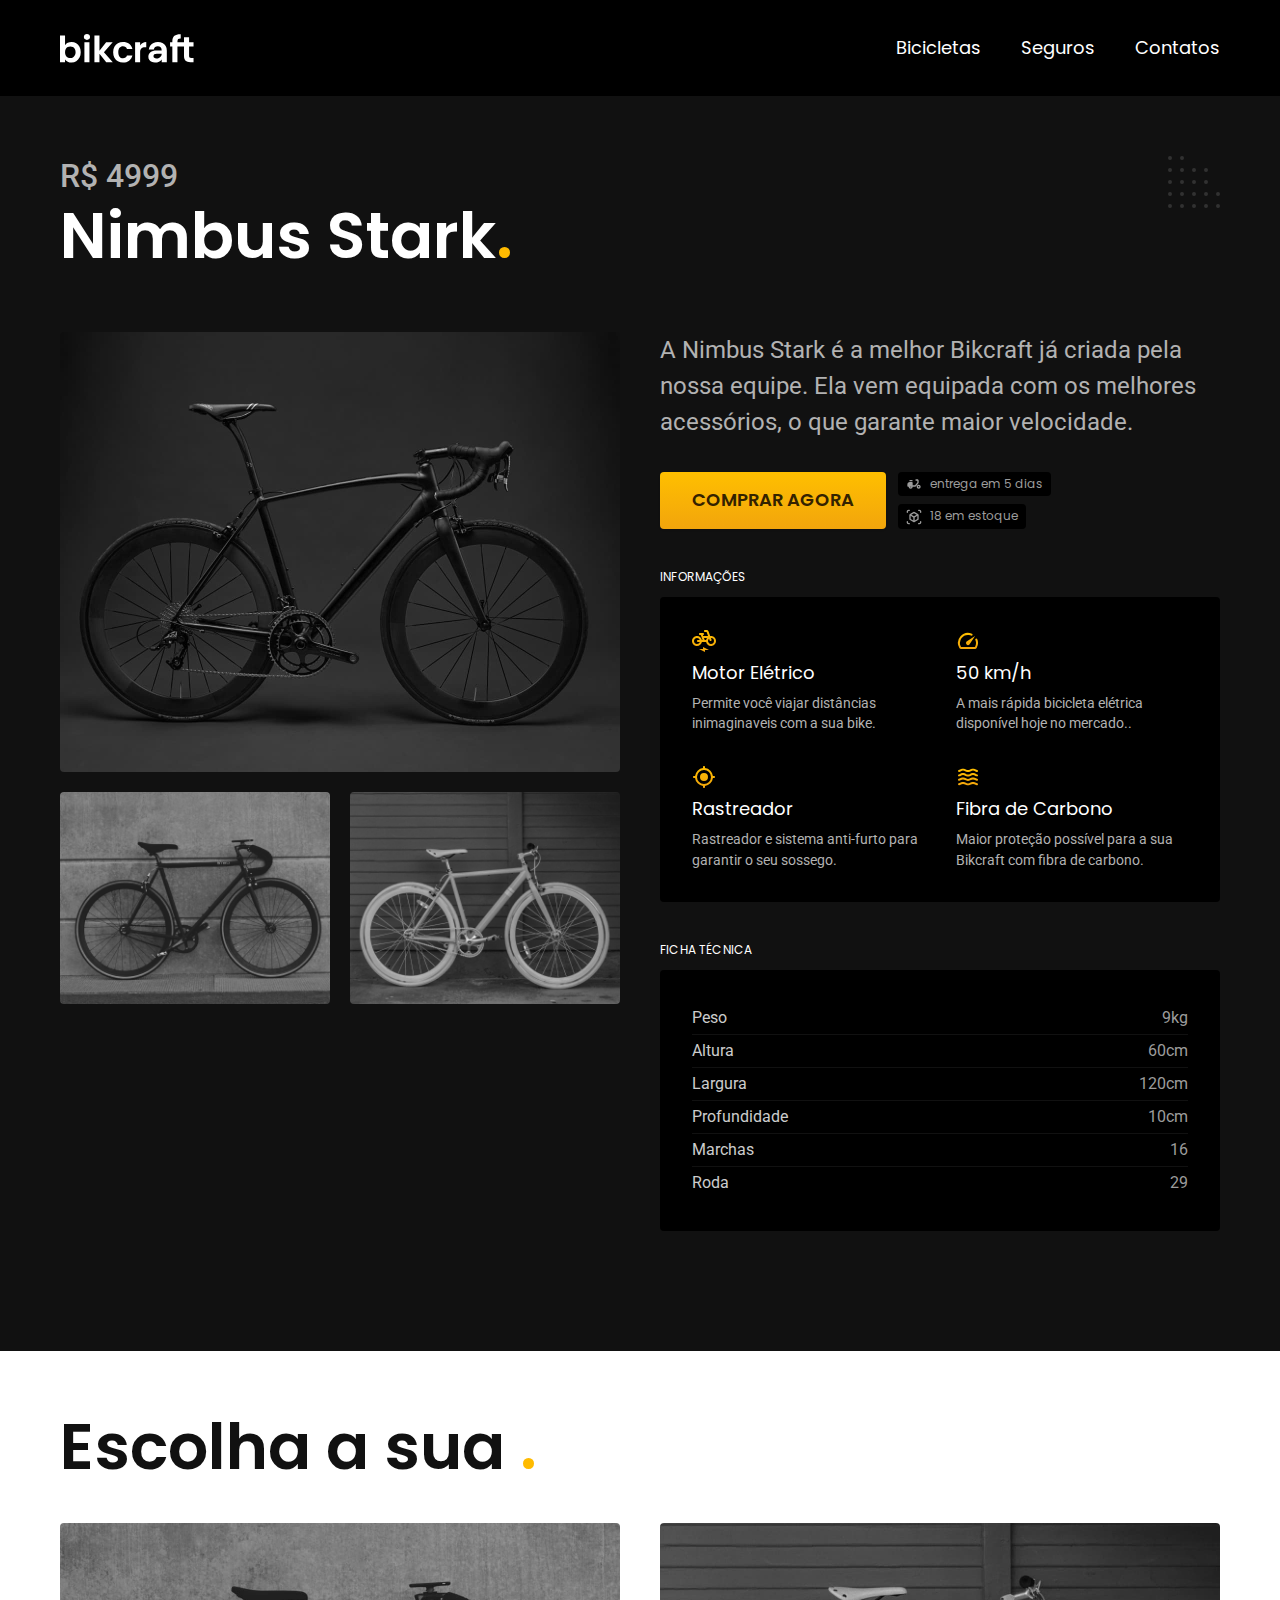
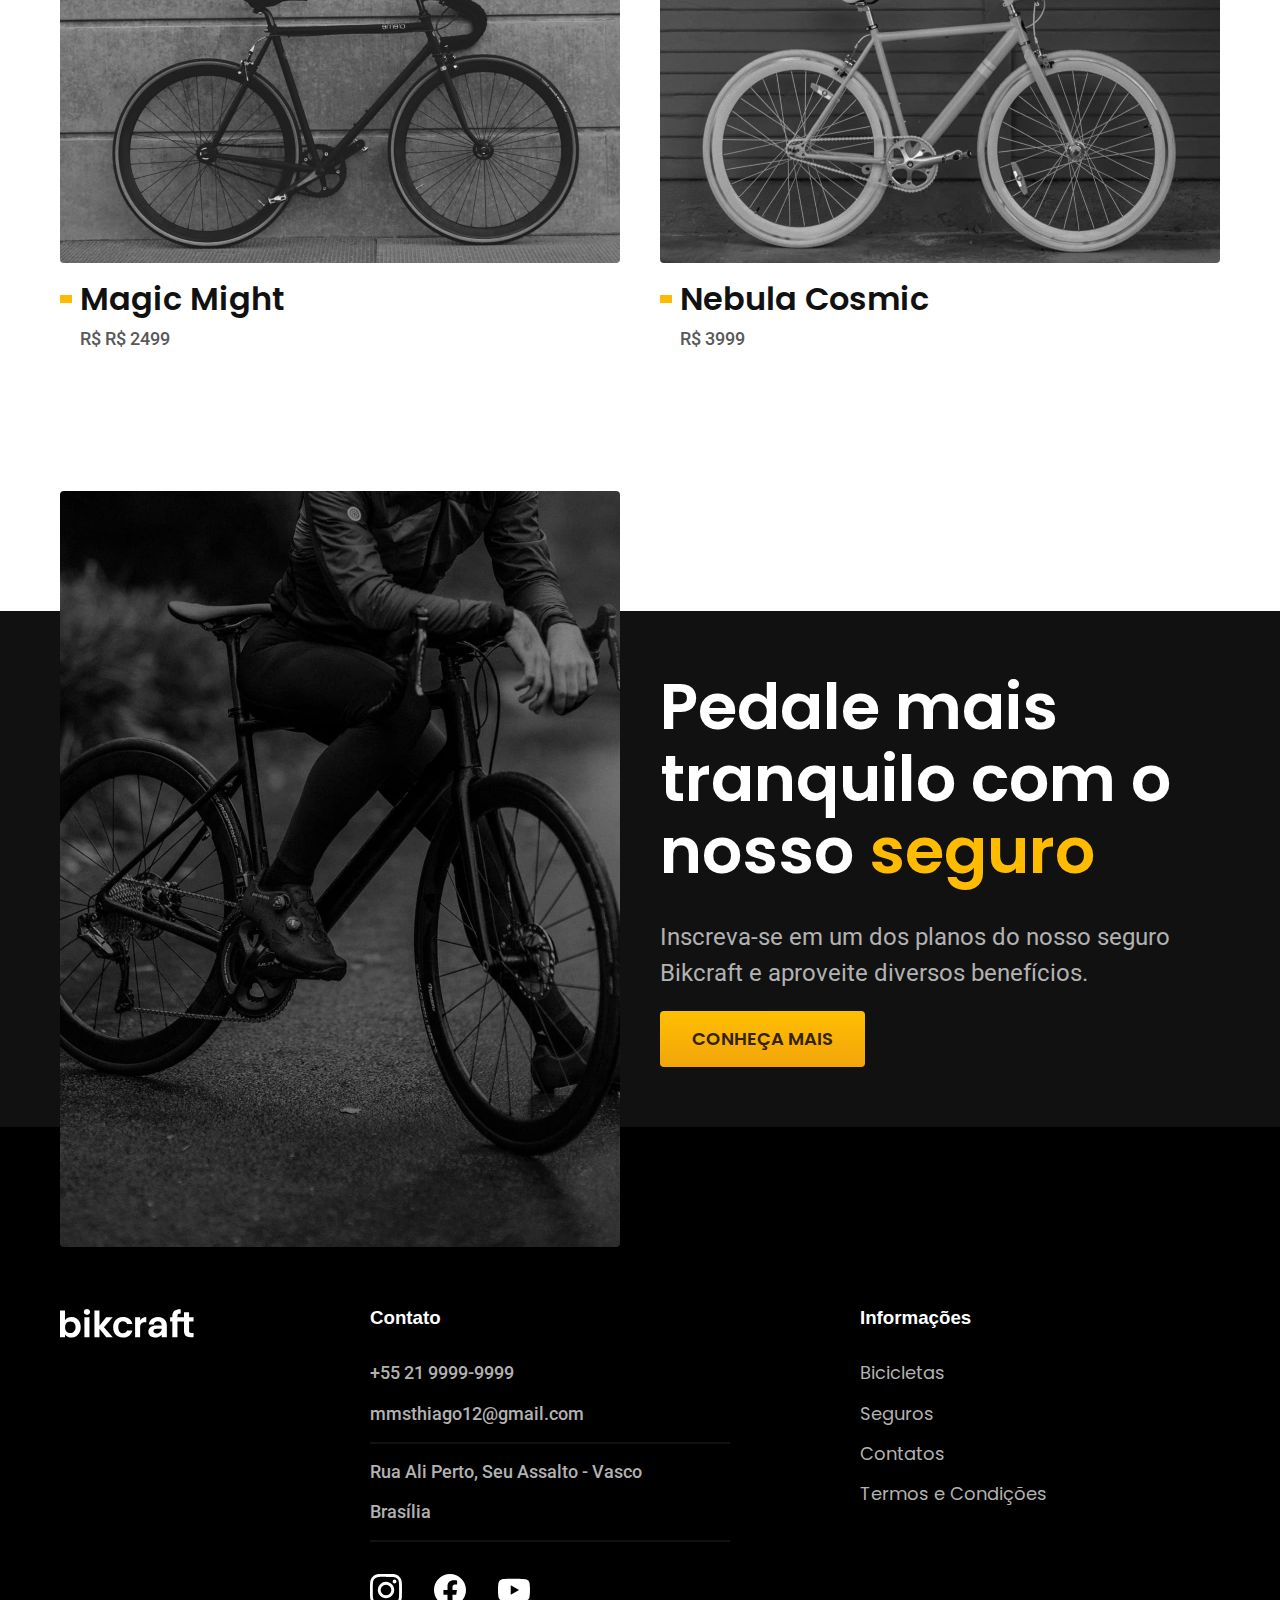
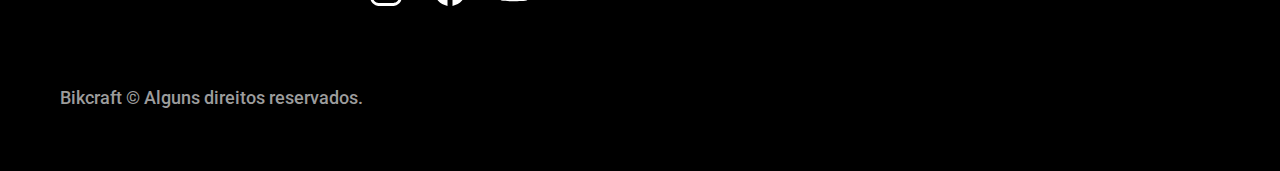
<file: bicicletas/nimbus.html>
<!DOCTYPE html>

<!DOCTYPE html>
<html lang="en">

<head>
  <meta charset="UTF-8">
  <meta name="viewport" content="width=device-width, initial-scale=1.0">
  <title>Nimbus / Bikcraft</title>
  <meta name="description" content="Termos e Condições">
  <link rel="stylesheet" href="../css/style.css">
  <link rel="preconnect" href="https://fonts.googleapis.com">
  <link rel="preconnect" href="https://fonts.gstatic.com" crossorigin>
  <link rel="preconnect" href="https://fonts.googleapis.com">
  <link rel="preconnect" href="https://fonts.gstatic.com" crossorigin>
  <link href="https://fonts.googleapis.com/css2?family=Merriweather:ital,wght@1,900&family=Poppins:wght@400;600&family=Roboto:wght@400;500&display=swap" rel="stylesheet" </head>

<body id="bicicleta">
  <header class="header-bg">
    <div class="header container">
      <a href="./"><img src="../img/bikcraft.svg" alt="Bikcraft"></a>
      <nav arial-label="primaria">
        <ul class="header-menu font-1-m cor-0">
          <li><a href="../bicicletas.html">Bicicletas</a></li>
          <li><a href="../seguros.html">Seguros</a></li>
          <li><a href="../contato.html">Contatos</a></li>
        </ul>
    </div>
  </header>

  <main class="titulo-bg">
    <div>
      <div class="titulo container">
        <p class="font-2-xl cor-5">R$ 4999</p>
        <h1 class="font-1-xxl cor-0">Nimbus Stark<span class="cor-p1">.</span></h1>
      </div>
    </div>
    <div class="bicicleta container">
      <div class="bicicleta-imagens">
        <img src="../img/bicicleta/nimbus1.jpg" alt="">
        <img src="../img/bicicleta/nimbus2.jpg" alt="">
        <img src="../img/bicicleta/nimbus3.jpg" alt="">
      </div>
      <div class="bicicleta-conteudo">
        <p class="font-2-l cor-5">A Nimbus Stark é a melhor Bikcraft já criada pela nossa equipe. Ela vem equipada com os melhores acessórios, o que garante maior velocidade.</p>
        <div class="bicicleta-comprar">
          <a class="botao" href="../orcamento.html">Comprar Agora</a>
          <span class="font-1-xs cor-6"><img src="../img/icones/entrega.svg" alt=""> entrega em 5 dias</span>
          <span class="font-1-xs cor-6"><img src="../img/icones/estoque.svg" alt=""> 18 em estoque</span>
        </div>

        <h2 class="font-1-xs cor-0">Informações</h2>
        <ul class="bicicleta-informacoes">
          <li>
            <img src="../img/icones/eletrica.svg" alt="">
            <h3 class="font-1-m cor-0">Motor Elétrico</h3>
            <p class="font-2-xs cor-5">Permite você viajar distâncias inimaginaveis com a sua bike.</p>
          </li>
          <li>
            <img src="../img/icones/velocidade.svg" alt="">
            <h3 class="font-1-m cor-0"> 50 km/h</h3>
            <p class="font-2-xs cor-5">A mais rápida bicicleta elétrica disponível hoje no mercado..</p>
          </li>
          <li>
            <img src="../img/icones/rastreador.svg" alt="">
            <h3 class="font-1-m cor-0"> Rastreador</h3>
            <p class="font-2-xs cor-5">Rastreador e sistema anti-furto para garantir o seu sossego.</p>
          </li>
          <li>
            <img src="../img/icones/carbono.svg" alt="">
            <h3 class="font-1-m cor-0">Fibra de Carbono</h3>
            <p class="font-2-xs cor-5">Maior proteção possível para a sua Bikcraft com fibra de carbono.</p>
          </li>
        </ul>
        <h2 class="font-1-xs cor-0">Ficha técnica</h2>
        <ul class="bicicleta-ficha font-2-s cor-4">
          <li>Peso <span>9kg</span></li>
          <li>Altura <span>60cm</span></li>
          <li>Largura <span>120cm</span></li>
          <li>Profundidade <span>10cm</span></li>
          <li>Marchas <span>16</span></li>
          <li>Roda <span>29</span></li>
        </ul>
      </div>

    </div>
  </main>

  <article class="bicicletas-lista container">
    <h2 class="font-1-xxl">Escolha a sua <span class="cor-p1">.</span></h2>

    <ul>
      <li>
        <a href="./magic.html">
          <img src="../img/bicicletas/magic.jpg" alt="Bicicleta preta">
          <h3 class="font-1-xl">Magic Might</h3>
          <span class="font-2-m cor-8">R$ R$ 2499</span>
        </a>
      </li>

      <li>
        <a href="./nebula.html">
          <img src="../img/bicicletas/nebula.jpg" alt="Bicicleta preta">
          <h3 class="font-1-xl">Nebula Cosmic</h3>
          <span class="font-2-m cor-8">R$ 3999</span>
        </a>
      </li>
    </ul>
  </article>

  <article class="seguro-bg">
    <div class="seguro container">
      <div class="seguro-imagem">
        <img src="../img/fotos/seguros.jpg" alt="Pessoa parada em cima  de uma bicicleta.">
      </div>
      <div class="seguro-conteudo">
        <h2 class="font-1-xxl cor-0">Pedale mais tranquilo com o nosso <span class="cor-p1">seguro</span> </h2>
        <p class="font-2-l cor-5">Inscreva-se em um dos planos do nosso seguro Bikcraft e aproveite diversos benefícios.</p>
        <a class="botao" href="../seguros.html">Conheça Mais</a>
      </div>
    </div>

  </article>

  <footer class="footer-bg">
    <div class="footer container">
      <img src="../img/bikcraft.svg" alt="Bikcraft">
      <div class="footer-contato">
        <h3 class="font 2-l-b cor-0"> Contato </h3>
        <ul class="font-2-m cor-5">
          <li><a href="tel:+552199999999">+55 21 9999-9999</a></li>
          <li><a href="mailto:mmsthiago12@gmail.com">mmsthiago12@gmail.com</a></li>
          <li>Rua Ali Perto, Seu Assalto - Vasco</li>
          <li>Brasília</li>
        </ul>

        <div class="footer-redes">
          <a href="">
            <img src="../img/redes/instagram.svg" alt="Instagram">
          </a>
          <a href="">
            <img src="../img/redes/facebook.svg" alt="Facebook">
          </a>
          <a href="">
            <img src="../img/redes/youtube.svg" alt="Youtube">
          </a>
        </div>
      </div>
      <div class="footer-informacoes">
        <h3 class="font 2-l-b cor-0">Informações</h3>
        <nav>
          <ul class="font-1-m cor-5">
            <li><a href="../bicicletas.html">Bicicletas</a></li>
            <li><a href="../seguros.html">Seguros</a></li>
            <li><a href="../contato.html">Contatos</a></li>
            <li><a href="../termos.html">Termos e Condições</a></li>
          </ul>
        </nav>
      </div>
      <p class="footer-copy font-2-m cor-6">Bikcraft © Alguns direitos reservados.</p>

    </div>

  </footer>


</body>

</html>
</file>
<file: css/style.css>
@import "./global/header.css";
@import "./global/footer.css";
@import "./global/global.css";

/*  Utilidades */
@import "./ultilidades/componentes.css";
@import "./ultilidades/formulario.css";
@import "./ultilidades/tipografia.css";
@import "./ultilidades/cores.css";

/* Home */
@import "./home/introducao.css";
@import "./home/tecnologia.css";
@import "./home/parceiros.css";
@import "./home/depoimento.css";
/* Bicicletas */
@import "./bicicletas/bicicletas-lista.css";
@import "./bicicletas/bicicletas.css";

/* Bicicleta */
@import "./bicicleta/bicicleta.css";
@import "./bicicleta/seguro.css";

/* Seguros */
@import "./seguros/seguros.css";
@import "./seguros/vantagens.css";
@import "./seguros/perguntas.css";

/* Contato */
@import "./contato/contato.css";
@import "./contato/lojas.css";

/* Orçamento */
@import "./orcamento/orcamento.css";

/* Termos */
@import "./termos/termos.css";
</file>
